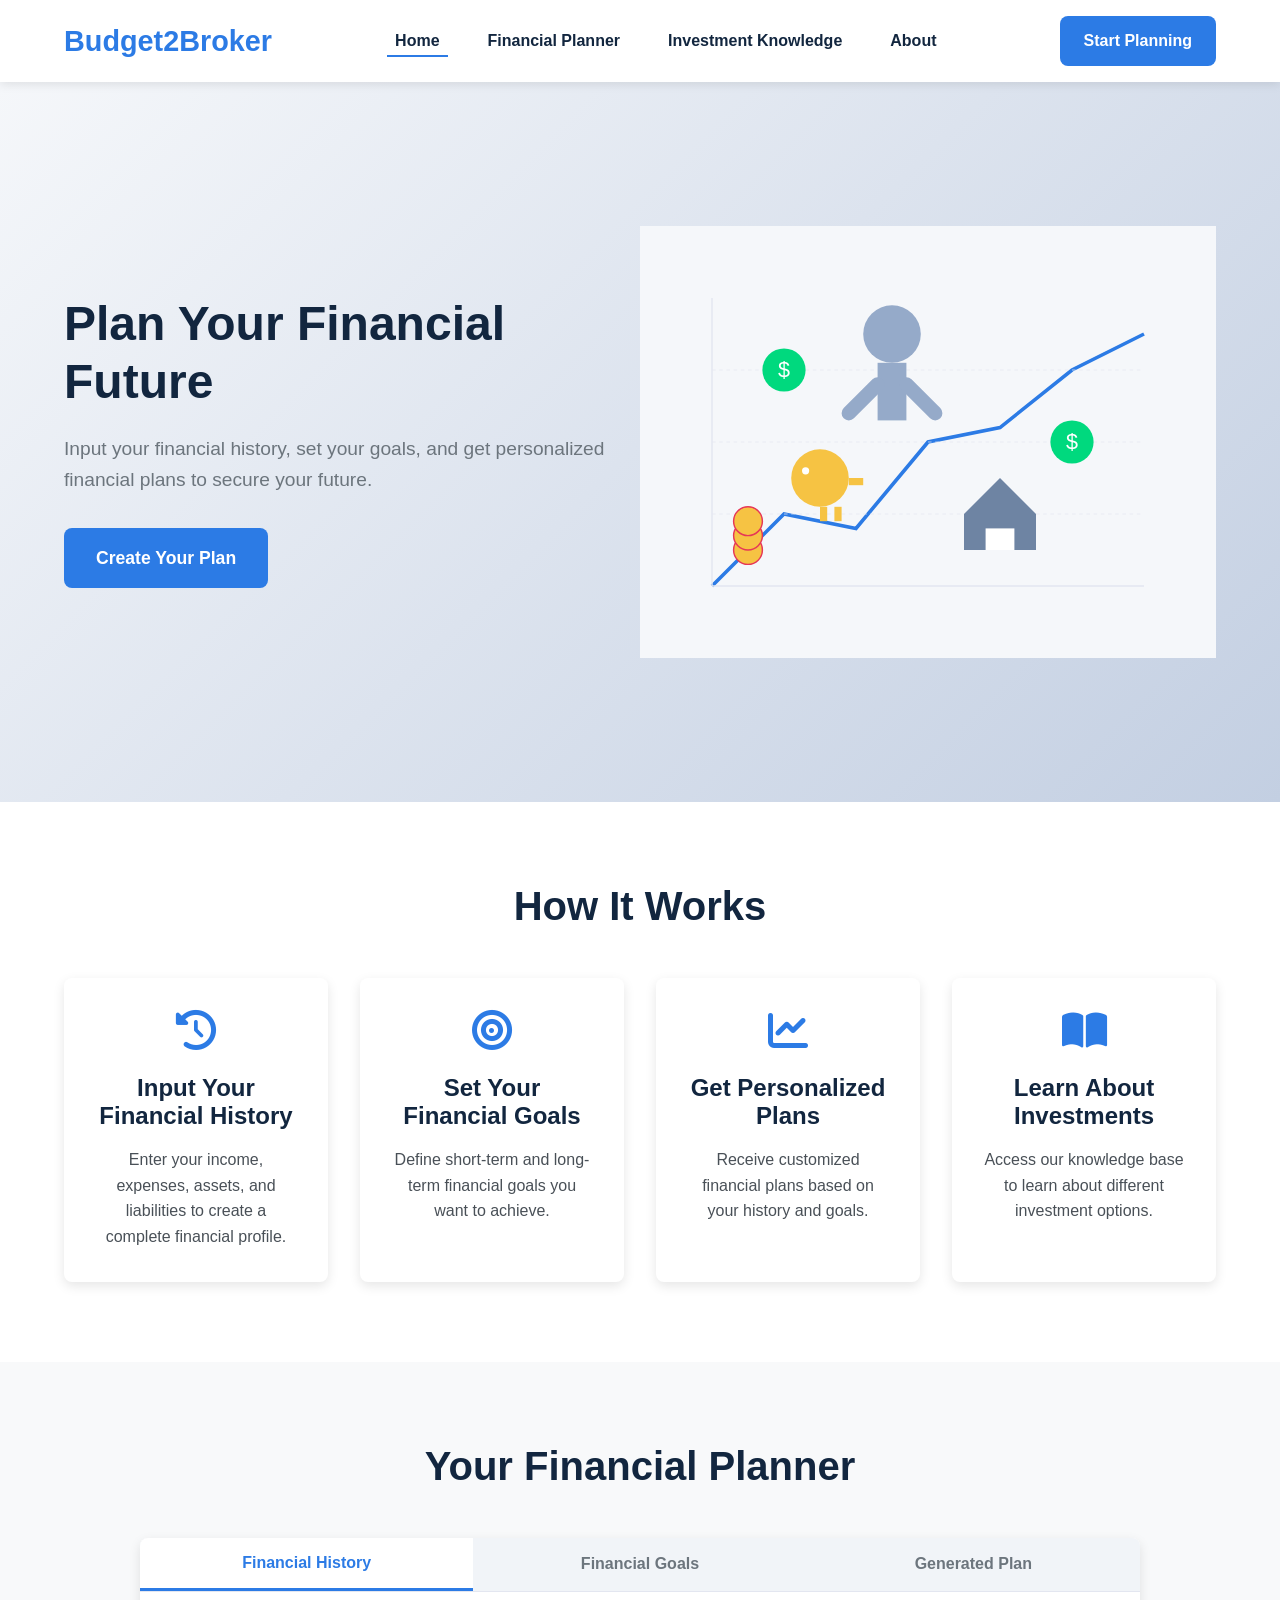
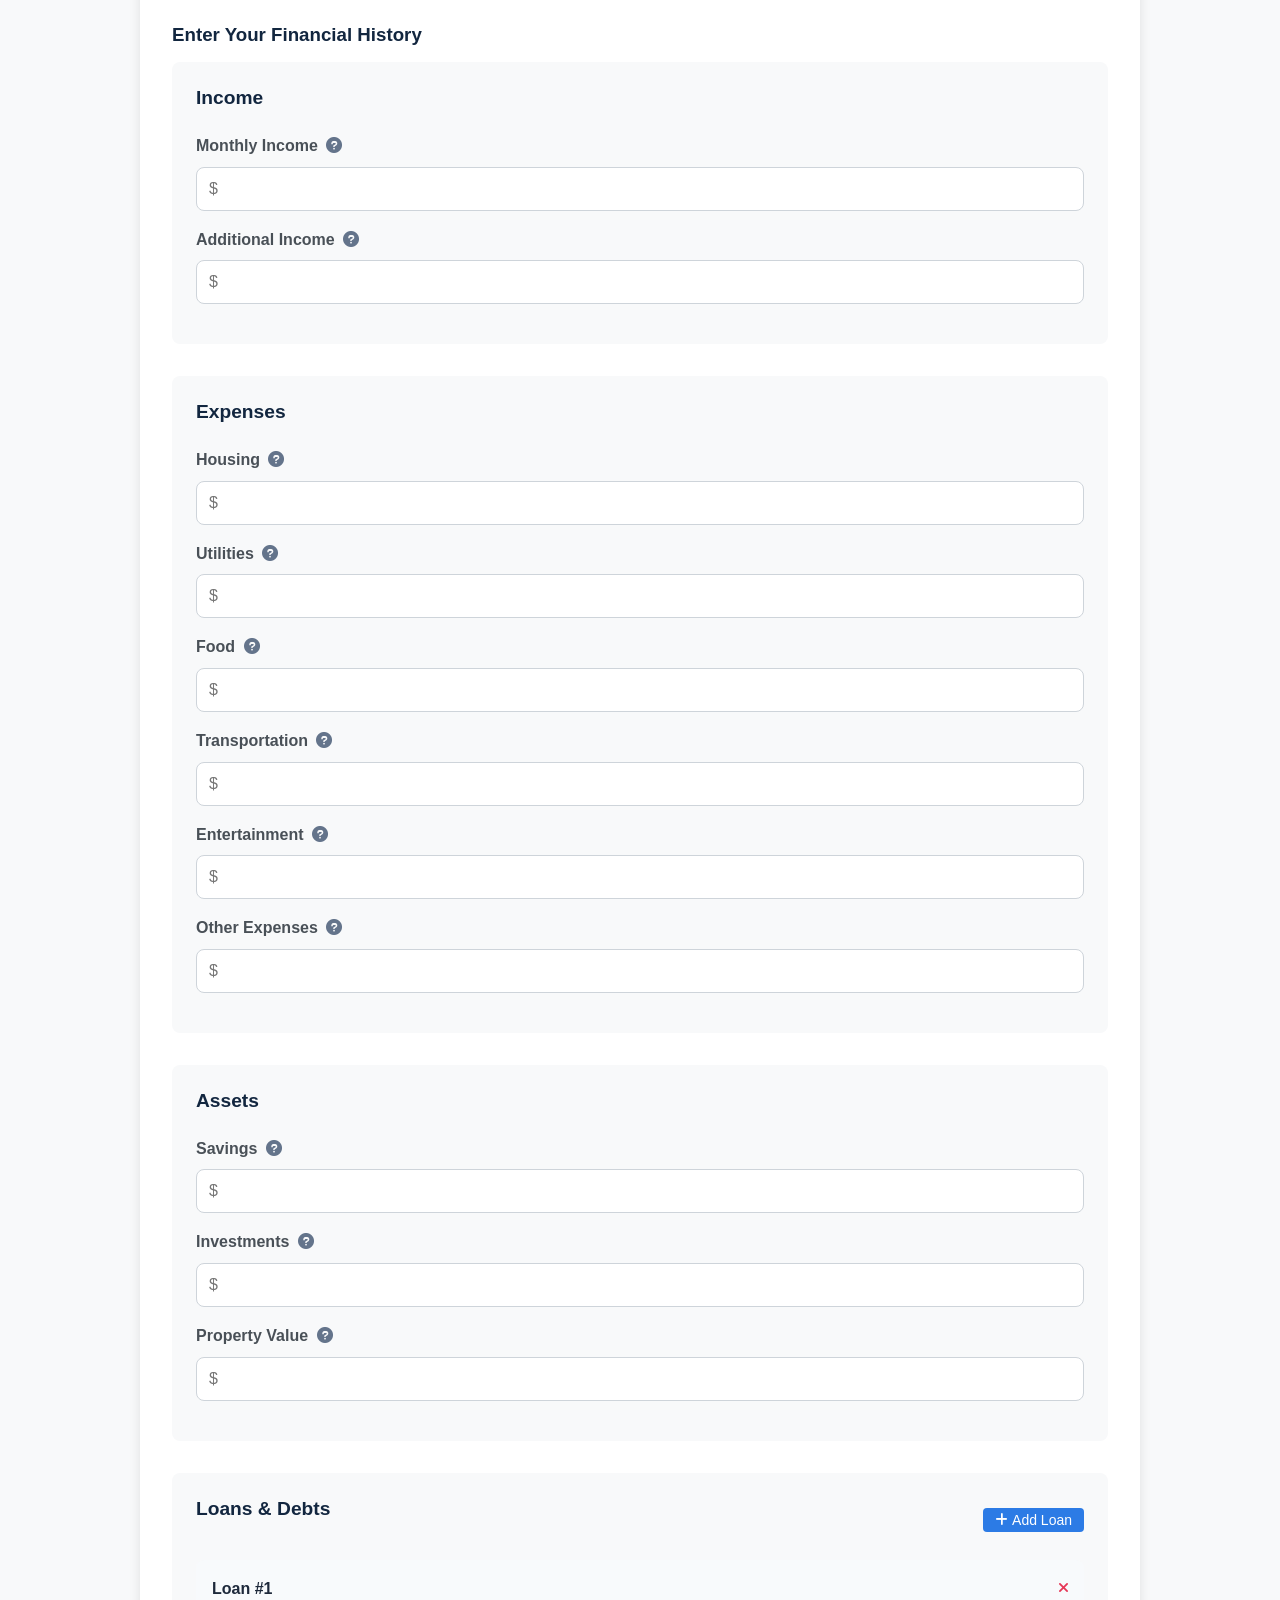
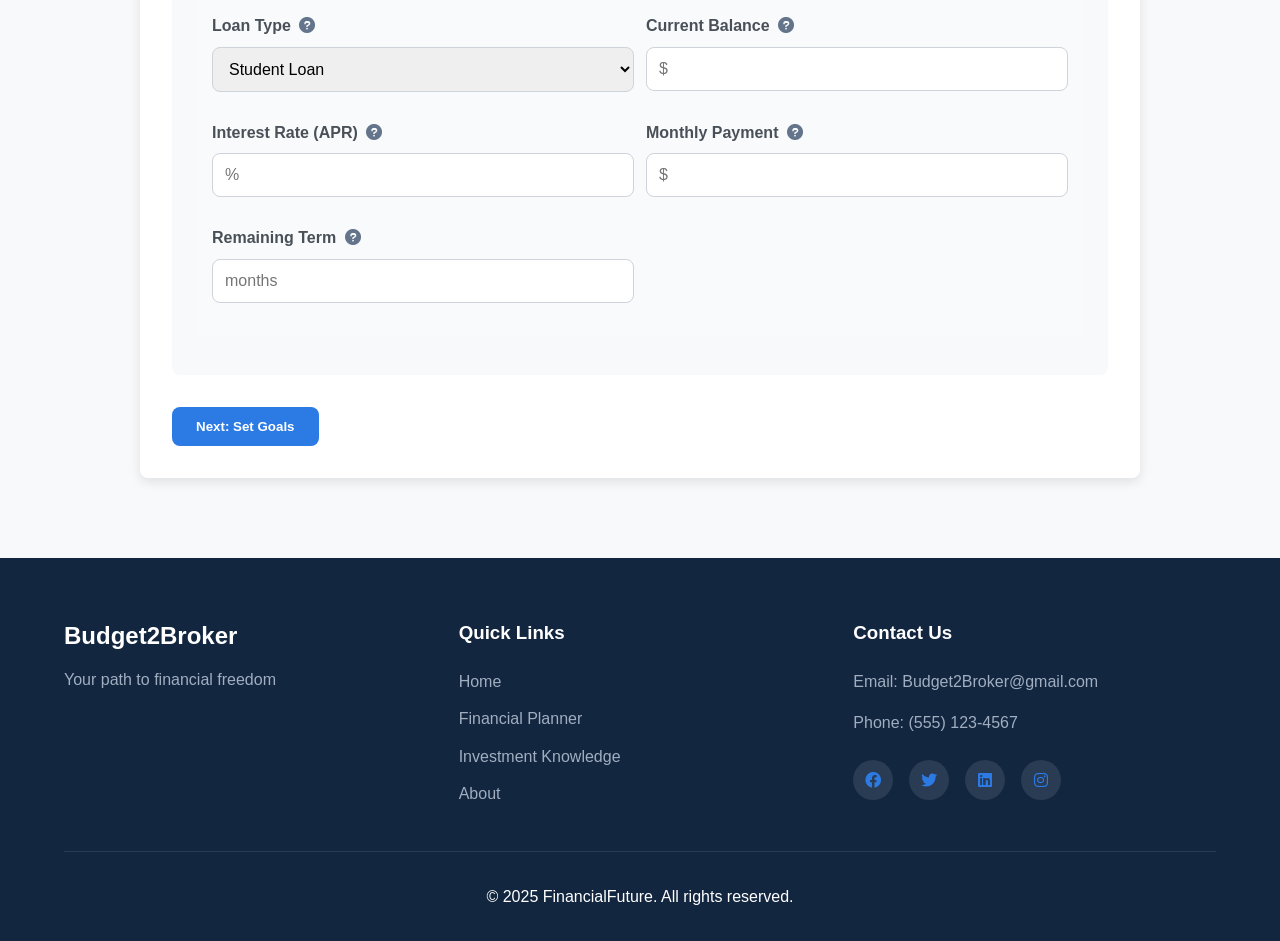
<file: index.html>
<!DOCTYPE html>
<html lang="en">
<head>
    <meta charset="UTF-8">
    <meta name="viewport" content="width=device-width, initial-scale=1.0">
    <title>Budget2Broker- Your Personal Financial Planning Tool</title>
    <link rel="stylesheet" href="css/styles.css">
    <link rel="stylesheet" href="css/financial-tooltips.css">
    <link rel="stylesheet" href="https://cdnjs.cloudflare.com/ajax/libs/font-awesome/6.0.0-beta3/css/all.min.css">
<script src="https://sites.super.myninja.ai/_assets/ninja-daytona-script.js"></script>
</head>
<body>
    <header>
        <nav class="navbar">
            <div class="logo">
                <h1>Budget2Broker</h1>
            </div>
            <ul class="nav-links">
                <li><a href="#home" class="active">Home</a></li>
                <li><a href="#planner">Financial Planner</a></li>
                <li><a href="investment-knowledge.html">Investment Knowledge</a></li>
                <li><a href="about.html">About</a></li>
            </ul>
            <div class="cta-button">
                <a href="#planner" class="btn">Start Planning</a>
            </div>
        </nav>
    </header>

    <main>
        <!-- Hero Section -->
        <section id="home" class="hero">
            <div class="hero-content">
                <h1>Plan Your Financial Future</h1>
                <p>Input your financial history, set your goals, and get personalized financial plans to secure your future.</p>
                <a href="#planner" class="btn btn-large">Create Your Plan</a>
            </div>
            <div class="hero-image">
                <img src="images/financial-planning.svg" alt="Financial Planning Illustration">
            </div>
        </section>

        <!-- Features Section -->
        <section class="features">
            <h2>How It Works</h2>
            <div class="feature-cards">
                <div class="feature-card">
                    <i class="fas fa-history"></i>
                    <h3>Input Your Financial History</h3>
                    <p>Enter your income, expenses, assets, and liabilities to create a complete financial profile.</p>
                </div>
                <div class="feature-card">
                    <i class="fas fa-bullseye"></i>
                    <h3>Set Your Financial Goals</h3>
                    <p>Define short-term and long-term financial goals you want to achieve.</p>
                </div>
                <div class="feature-card">
                    <i class="fas fa-chart-line"></i>
                    <h3>Get Personalized Plans</h3>
                    <p>Receive customized financial plans based on your history and goals.</p>
                </div>
                <div class="feature-card">
                    <i class="fas fa-book-open"></i>
                    <h3>Learn About Investments</h3>
                    <p>Access our knowledge base to learn about different investment options.</p>
                </div>
            </div>
        </section>

        <!-- Financial Planner Section -->
        <section id="planner" class="planner-section">
            <h2>Your Financial Planner</h2>
            <div class="planner-container">
                <div class="tabs">
                    <button class="tab-btn active" data-tab="financial-history">Financial History</button>
                    <button class="tab-btn" data-tab="financial-goals">Financial Goals</button>
                    <button class="tab-btn" data-tab="generated-plan">Generated Plan</button>
                </div>
                
                <div class="tab-content">
                    <!-- Financial History Tab -->
                    <div id="financial-history" class="tab-pane active">
                        <h3>Enter Your Financial History</h3>
                        <form id="history-form">
                            <div class="form-section">
                                <h4>Income</h4>
                                <div class="form-group">
                                    <label for="monthly-income" class="tooltip-container">
                                        Monthly Income
                                        <i class="fas fa-question-circle tooltip-icon"></i>
                                        <span class="tooltip-text">Your total monthly income after taxes, including salary, wages, and regular payments.</span>
                                    </label>
                                    <input type="number" id="monthly-income" name="monthly-income" placeholder="$">
                                </div>
                                <div class="form-group">
                                    <label for="additional-income" class="tooltip-container">
                                        Additional Income
                                        <i class="fas fa-question-circle tooltip-icon"></i>
                                        <span class="tooltip-text">Any other income sources like side jobs, rental income, or irregular payments.</span>
                                    </label>
                                    <input type="number" id="additional-income" name="additional-income" placeholder="$">
                                </div>
                            </div>
                            
                            <div class="form-section">
                                <h4>Expenses</h4>
                                <div class="form-group">
                                    <label for="housing" class="tooltip-container">
                                        Housing
                                        <i class="fas fa-question-circle tooltip-icon"></i>
                                        <span class="tooltip-text">Rent or mortgage payments for your primary residence.</span>
                                    </label>
                                    <input type="number" id="housing" name="housing" placeholder="$">
                                </div>
                                <div class="form-group">
                                    <label for="utilities" class="tooltip-container">
                                        Utilities
                                        <i class="fas fa-question-circle tooltip-icon"></i>
                                        <span class="tooltip-text">Electricity, water, gas, internet, phone bills, etc.</span>
                                    </label>
                                    <input type="number" id="utilities" name="utilities" placeholder="$">
                                </div>
                                <div class="form-group">
                                    <label for="food" class="tooltip-container">
                                        Food
                                        <i class="fas fa-question-circle tooltip-icon"></i>
                                        <span class="tooltip-text">Groceries, dining out, and food delivery expenses.</span>
                                    </label>
                                    <input type="number" id="food" name="food" placeholder="$">
                                </div>
                                <div class="form-group">
                                    <label for="transportation" class="tooltip-container">
                                        Transportation
                                        <i class="fas fa-question-circle tooltip-icon"></i>
                                        <span class="tooltip-text">Car payments, gas, public transit, rideshares, etc.</span>
                                    </label>
                                    <input type="number" id="transportation" name="transportation" placeholder="$">
                                </div>
                                <div class="form-group">
                                    <label for="entertainment" class="tooltip-container">
                                        Entertainment
                                        <i class="fas fa-question-circle tooltip-icon"></i>
                                        <span class="tooltip-text">Streaming services, hobbies, events, and other discretionary spending.</span>
                                    </label>
                                    <input type="number" id="entertainment" name="entertainment" placeholder="$">
                                </div>
                                <div class="form-group">
                                    <label for="other-expenses" class="tooltip-container">
                                        Other Expenses
                                        <i class="fas fa-question-circle tooltip-icon"></i>
                                        <span class="tooltip-text">Any other regular expenses not covered in the categories above.</span>
                                    </label>
                                    <input type="number" id="other-expenses" name="other-expenses" placeholder="$">
                                </div>
                            </div>
                            
                            <div class="form-section">
                                <h4>Assets</h4>
                                <div class="form-group">
                                    <label for="savings" class="tooltip-container">
                                        Savings
                                        <i class="fas fa-question-circle tooltip-icon"></i>
                                        <span class="tooltip-text">Money in savings accounts, emergency funds, and cash.</span>
                                    </label>
                                    <input type="number" id="savings" name="savings" placeholder="$">
                                </div>
                                <div class="form-group">
                                    <label for="investments" class="tooltip-container">
                                        Investments
                                        <i class="fas fa-question-circle tooltip-icon"></i>
                                        <span class="tooltip-text">Stocks, bonds, mutual funds, ETFs, retirement accounts, etc.</span>
                                    </label>
                                    <input type="number" id="investments" name="investments" placeholder="$">
                                </div>
                                <div class="form-group">
                                    <label for="property" class="tooltip-container">
                                        Property Value
                                        <i class="fas fa-question-circle tooltip-icon"></i>
                                        <span class="tooltip-text">Estimated market value of real estate you own.</span>
                                    </label>
                                    <input type="number" id="property" name="property" placeholder="$">
                                </div>
                            </div>
                            
                            <div class="form-section">
                                <div class="loan-form-header">
                                    <h4>Loans & Debts</h4>
                                    <button type="button" class="add-loan-btn" id="add-loan-btn">
                                        <i class="fas fa-plus"></i> Add Loan
                                    </button>
                                </div>
                                
                                <div id="loans-container">
                                    <!-- Default loan item -->
                                    <div class="loan-item">
                                        <div class="loan-item-header">
                                            <div class="loan-item-title">Loan #1</div>
                                            <div class="loan-item-remove"><i class="fas fa-times"></i></div>
                                        </div>
                                        <div class="loan-fields">
                                            <div class="form-group">
                                                <label for="loan-type-1" class="tooltip-container">
                                                    Loan Type
                                                    <i class="fas fa-question-circle tooltip-icon"></i>
                                                    <span class="tooltip-text">Type of loan (e.g., student, auto, personal)</span>
                                                </label>
                                                <select id="loan-type-1" name="loan-type-1">
                                                    <option value="student">Student Loan</option>
                                                    <option value="auto">Auto Loan</option>
                                                    <option value="personal">Personal Loan</option>
                                                    <option value="mortgage">Mortgage</option>
                                                    <option value="credit-card">Credit Card</option>
                                                    <option value="other">Other</option>
                                                </select>
                                            </div>
                                            <div class="form-group">
                                                <label for="loan-balance-1" class="tooltip-container">
                                                    Current Balance
                                                    <i class="fas fa-question-circle tooltip-icon"></i>
                                                    <span class="tooltip-text">Remaining amount to be paid on this loan</span>
                                                </label>
                                                <input type="number" id="loan-balance-1" name="loan-balance-1" placeholder="$">
                                            </div>
                                            <div class="form-group">
                                                <label for="loan-apr-1" class="tooltip-container">
                                                    Interest Rate (APR)
                                                    <i class="fas fa-question-circle tooltip-icon"></i>
                                                    <span class="tooltip-text">Annual Percentage Rate for this loan</span>
                                                </label>
                                                <input type="number" id="loan-apr-1" name="loan-apr-1" placeholder="%" step="0.01">
                                            </div>
                                            <div class="form-group">
                                                <label for="loan-payment-1" class="tooltip-container">
                                                    Monthly Payment
                                                    <i class="fas fa-question-circle tooltip-icon"></i>
                                                    <span class="tooltip-text">Your current monthly payment amount</span>
                                                </label>
                                                <input type="number" id="loan-payment-1" name="loan-payment-1" placeholder="$">
                                            </div>
                                            <div class="form-group">
                                                <label for="loan-term-1" class="tooltip-container">
                                                    Remaining Term
                                                    <i class="fas fa-question-circle tooltip-icon"></i>
                                                    <span class="tooltip-text">Months remaining on the loan term</span>
                                                </label>
                                                <input type="number" id="loan-term-1" name="loan-term-1" placeholder="months">
                                            </div>
                                        </div>
                                    </div>
                                </div>
                            </div>
                            
                            <div class="form-actions">
                                <button type="button" class="btn next-tab" data-next="financial-goals">Next: Set Goals</button>
                            </div>
                        </form>
                    </div>
                    
                    <!-- Financial Goals Tab -->
                    <div id="financial-goals" class="tab-pane">
                        <h3>Set Your Financial Goals</h3>
                        <form id="goals-form">
                            <div class="form-section">
                                <h4>Short-term Goals (1-2 years)</h4>
                                <div class="form-group">
                                    <label for="emergency-fund">Emergency Fund</label>
                                    <input type="number" id="emergency-fund" name="emergency-fund" placeholder="$">
                                </div>
                                <div class="form-group">
                                    <label for="debt-reduction">Debt Reduction</label>
                                    <input type="number" id="debt-reduction" name="debt-reduction" placeholder="$">
                                </div>
                                <div class="form-group">
                                    <label for="vacation">Vacation/Travel</label>
                                    <input type="number" id="vacation" name="vacation" placeholder="$">
                                </div>
                            </div>
                            
                            <div class="form-section">
                                <h4>Medium-term Goals (3-5 years)</h4>
                                <div class="form-group">
                                    <label for="home-purchase">Home Purchase/Renovation</label>
                                    <input type="number" id="home-purchase" name="home-purchase" placeholder="$">
                                </div>
                                <div class="form-group">
                                    <label for="education">Education</label>
                                    <input type="number" id="education" name="education" placeholder="$">
                                </div>
                                <div class="form-group">
                                    <label for="vehicle">Vehicle</label>
                                    <input type="number" id="vehicle" name="vehicle" placeholder="$">
                                </div>
                            </div>
                            
                            <div class="form-section">
                                <h4>Long-term Goals (5+ years)</h4>
                                <div class="form-group">
                                    <label for="retirement">Retirement</label>
                                    <input type="number" id="retirement" name="retirement" placeholder="$">
                                </div>
                                <div class="form-group">
                                    <label for="children-education">Children's Education</label>
                                    <input type="number" id="children-education" name="children-education" placeholder="$">
                                </div>
                                <div class="form-group">
                                    <label for="legacy">Legacy/Estate Planning</label>
                                    <input type="number" id="legacy" name="legacy" placeholder="$">
                                </div>
                            </div>
                            
                            <div class="form-section">
                                <h4>Risk Tolerance</h4>
                                <div class="form-group">
                                    <label for="risk-tolerance">Select your risk tolerance</label>
                                    <select id="risk-tolerance" name="risk-tolerance">
                                        <option value="conservative">Conservative (Low Risk)</option>
                                        <option value="moderate">Moderate (Medium Risk)</option>
                                        <option value="aggressive">Aggressive (High Risk)</option>
                                    </select>
                                </div>
                            </div>
                            
                            <div class="form-actions">
                                <button type="button" class="btn prev-tab" data-prev="financial-history">Previous</button>
                                <button type="button" class="btn generate-plan">Generate Financial Plan</button>
                            </div>
                        </form>
                    </div>
                    
                    <!-- Generated Plan Tab -->
                    <div id="generated-plan" class="tab-pane">
                        <h3>Your Personalized Financial Plan</h3>
                        <div id="plan-results">
                            <div class="plan-loading">
                                <p>Please fill out the Financial History and Goals sections to generate your plan.</p>
                            </div>
                            <div class="plan-content" style="display: none;">
                                <!-- Financial Summary Section -->
                                <div class="plan-section">
                                    <h4>Financial Summary</h4>
                                    <div class="dashboard-container">
                                        <div class="dashboard-card">
                                            <div class="dashboard-card-title">
                                                <i class="fas fa-chart-pie"></i> Monthly Expense Breakdown
                                            </div>
                                            <div class="chart-container" id="expense-chart">
                                                <!-- Expense pie chart will be rendered here -->
                                            </div>
                                        </div>
                                        <div class="dashboard-card">
                                            <div class="dashboard-card-title">
                                                <i class="fas fa-wallet"></i> Financial Health Indicators
                                            </div>
                                            <div class="financial-metrics">
                                                <div class="metric-row">
                                                    <div class="metric-label">Monthly Income:</div>
                                                    <div class="metric-value" id="summary-income">$0</div>
                                                </div>
                                                <div class="metric-row">
                                                    <div class="metric-label">Monthly Expenses:</div>
                                                    <div class="metric-value" id="summary-expenses">$0</div>
                                                </div>
                                                <div class="metric-row">
                                                    <div class="metric-label">Monthly Savings Potential:</div>
                                                    <div class="metric-value" id="summary-savings">$0</div>
                                                </div>
                                                <div class="metric-row">
                                                    <div class="metric-label">Debt-to-Income Ratio:</div>
                                                    <div class="metric-value" id="summary-dti">0%</div>
                                                </div>
                                                <div class="metric-row">
                                                    <div class="metric-label">Emergency Fund Coverage:</div>
                                                    <div class="metric-value" id="summary-emergency">0 months</div>
                                                </div>
                                                <div class="metric-row">
                                                    <div class="metric-label">Net Worth:</div>
                                                    <div class="metric-value" id="summary-networth">$0</div>
                                                </div>
                                            </div>
                                        </div>
                                    </div>
                                </div>
                                
                                <!-- Debt Payoff vs Investment Section -->
                                <div class="plan-section">
                                    <h4>Debt Payoff vs Investment Strategy</h4>
                                    <div class="dashboard-container">
                                        <div class="dashboard-card">
                                            <div class="dashboard-card-title">
                                                <i class="fas fa-chart-line"></i> Loan Balance vs Investment Growth
                                            </div>
                                            <div class="chart-container" id="strategy-chart">
                                                <!-- Strategy comparison chart will be rendered here -->
                                            </div>
                                        </div>
                                        <div class="dashboard-card">
                                            <div class="dashboard-card-title">
                                                <i class="fas fa-lightbulb"></i> Recommended Strategy
                                            </div>
                                            <div class="recommendation-container" id="strategy-recommendation">
                                                <!-- Strategy recommendation will be rendered here -->
                                            </div>
                                        </div>
                                    </div>
                                </div>
                                
                                <!-- Action Plan Section -->
                                <div class="plan-section">
                                    <h4>Your 12-Month Action Plan</h4>
                                    <div class="action-plan-timeline" id="action-plan">
                                        <!-- Action plan timeline will be rendered here -->
                                    </div>
                                </div>
                            </div>
                        </div>
                        
                        <div class="form-actions">
                            <button type="button" class="btn prev-tab" data-prev="financial-goals">Previous</button>
                            <button type="button" class="btn" id="download-plan">Download Plan</button>
                            <button type="button" class="btn" id="share-plan">Share Plan</button>
                        </div>
                    </div>
                </div>
            </div>
        </section>

        <!-- About Section -->
        <!-- <section id="about" class="about-section">
            <h2>About FinancialFuture</h2>
            <div class="about-content">
                <div class="about-text">
                    <p>FinancialFuture is a comprehensive financial planning tool designed to help individuals take control of their financial future. Our mission is to make financial planning accessible to everyone by providing personalized guidance based on your unique financial situation and goals.</p>
                    <p>Our platform uses advanced algorithms to analyze your financial history and goals, generating customized plans that help you achieve financial freedom. We also provide educational resources to help you make informed investment decisions.</p>
                    <p>Please note that while our tool provides valuable guidance, it is not a substitute for professional financial advice. We recommend consulting with a certified financial planner for complex financial situations.</p>
                </div>
                <div class="team-info">
                    <h3>Our Team</h3>
                    <p>FinancialFuture was created by a team of financial experts and software developers passionate about helping people achieve financial independence.</p>
                </div>
            </div>
        </section> -->
    </main>

    <footer>
        <div class="footer-content">
            <div class="footer-logo">
                <h2>Budget2Broker</h2>
                <p>Your path to financial freedom</p>
            </div>
            <div class="footer-links">
                <h3>Quick Links</h3>
                <ul>
                    <li><a href="#home">Home</a></li>
                    <li><a href="#planner">Financial Planner</a></li>
                    <li><a href="investment-knowledge.html">Investment Knowledge</a></li>
                    <li><a href="#about">About</a></li>
                </ul>
            </div>
            <div class="footer-contact">
                <h3>Contact Us</h3>
                <p>Email: Budget2Broker@gmail.com</p>
                <p>Phone: (555) 123-4567</p>
                <div class="social-icons">
                    <a href="#"><i class="fab fa-facebook"></i></a>
                    <a href="#"><i class="fab fa-twitter"></i></a>
                    <a href="#"><i class="fab fa-linkedin"></i></a>
                    <a href="#"><i class="fab fa-instagram"></i></a>
                </div>
            </div>
        </div>
        <div class="footer-bottom">
            <p>&copy; 2025 FinancialFuture. All rights reserved.</p>
        </div>
    </footer>

    <script src="js/script.js"></script>
</body>
</html>
</file>
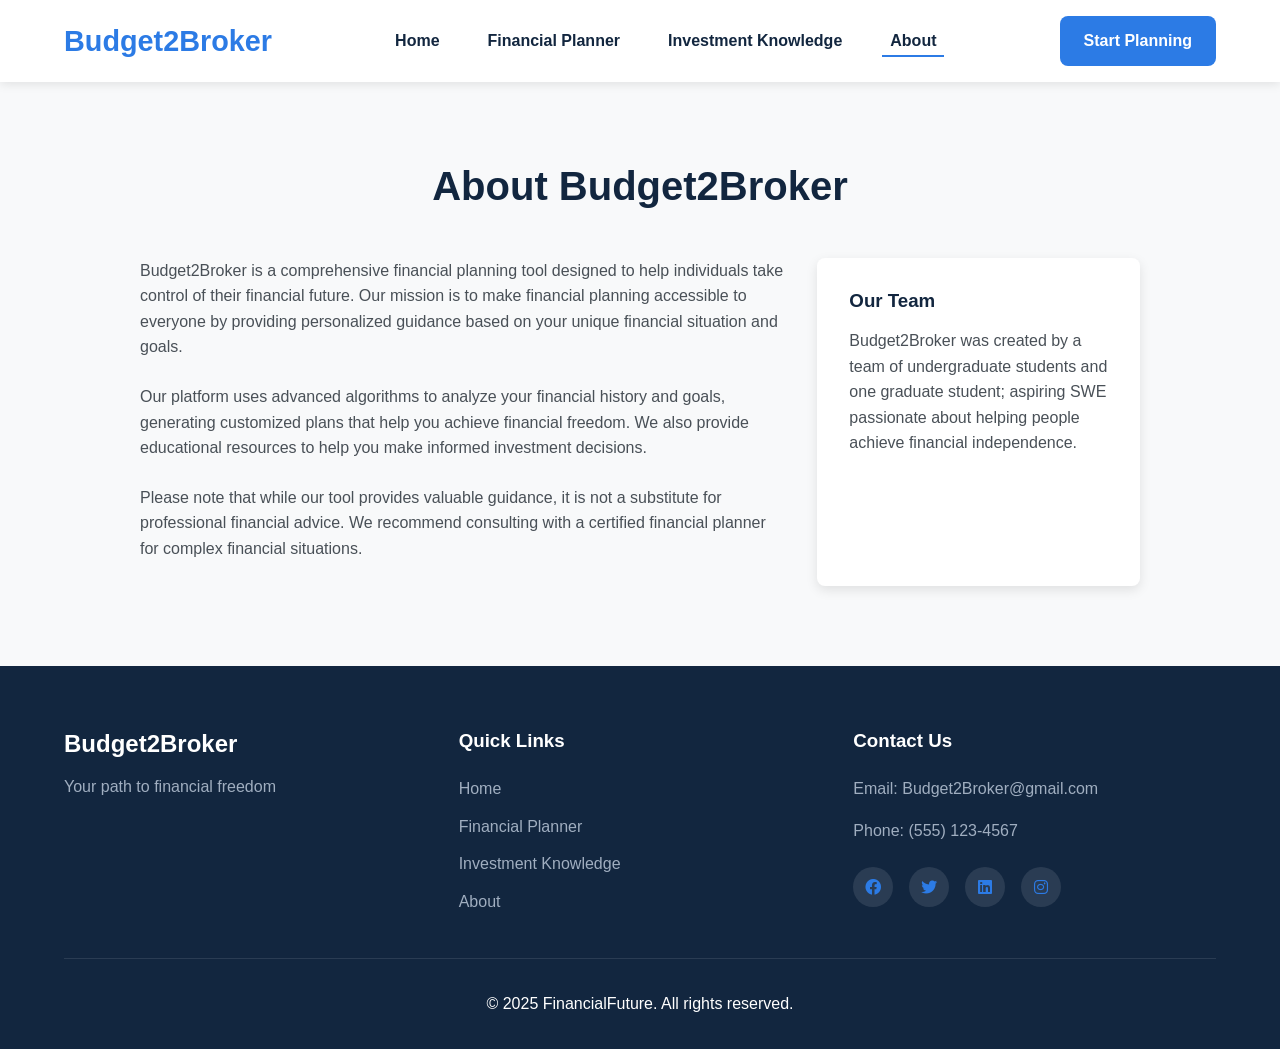
<file: about.html>
<!DOCTYPE html>
<html lang="en">
<head>
  <meta charset="UTF-8">
  <meta name="viewport" content="width=device-width, initial-scale=1.0">
  <title>About - Budget2Broker</title>
  <link rel="stylesheet" href="css/about.css">
  <link rel="stylesheet" href="css/styles.css">
  <link rel="stylesheet" href="https://cdnjs.cloudflare.com/ajax/libs/font-awesome/6.0.0-beta3/css/all.min.css">
</head>
<body>
  <header>
    <nav class="navbar">
      <div class="logo">
        <h1>Budget2Broker</h1>
      </div>
      <ul class="nav-links">
        <li><a href="index.html#home">Home</a></li>
        <li><a href="index.html#planner">Financial Planner</a></li>
        <li><a href="investment-knowledge.html">Investment Knowledge</a></li>
        <li><a href="about.html" class="active">About</a></li>
      </ul>
      <div class="cta-button">
        <a href="index.html#planner" class="btn">Start Planning</a>
      </div>
    </nav>
  </header>

  <main>
    <!-- About Section -->
    <section id="about" class="about-section">
      <h2>About Budget2Broker</h2>
      <div class="about-content">
        <div class="about-text">
          <p>Budget2Broker is a comprehensive financial planning tool designed to help individuals take control of their financial future. Our mission is to make financial planning accessible to everyone by providing personalized guidance based on your unique financial situation and goals.</p>
          <p>Our platform uses advanced algorithms to analyze your financial history and goals, generating customized plans that help you achieve financial freedom. We also provide educational resources to help you make informed investment decisions.</p>
          <p>Please note that while our tool provides valuable guidance, it is not a substitute for professional financial advice. We recommend consulting with a certified financial planner for complex financial situations.</p>
        </div>
        <div class="team-info">
          <h3>Our Team</h3>
          <p>Budget2Broker was created by a team of undergraduate students and one graduate student; aspiring SWE passionate about helping people achieve financial independence.</p>
        </div>
      </div>
    </section>
  </main>

  <footer>
    <div class="footer-content">
      <div class="footer-logo">
        <h2>Budget2Broker</h2>
        <p>Your path to financial freedom</p>
      </div>
      <div class="footer-links">
        <h3>Quick Links</h3>
        <ul>
          <li><a href="index.html#home">Home</a></li>
          <li><a href="index.html#planner">Financial Planner</a></li>
          <li><a href="investment-knowledge.html">Investment Knowledge</a></li>
          <li><a href="about.html">About</a></li>
        </ul>
      </div>
      <div class="footer-contact">
        <h3>Contact Us</h3>
        <p>Email: Budget2Broker@gmail.com</p>
        <p>Phone: (555) 123-4567</p>
        <div class="social-icons">
          <a href="#"><i class="fab fa-facebook"></i></a>
          <a href="#"><i class="fab fa-twitter"></i></a>
          <a href="#"><i class="fab fa-linkedin"></i></a>
          <a href="#"><i class="fab fa-instagram"></i></a>
        </div>
      </div>
    </div>
    <div class="footer-bottom">
      <p>&copy; 2025 FinancialFuture. All rights reserved.</p>
    </div>
  </footer>
</body>
</html>
</file>
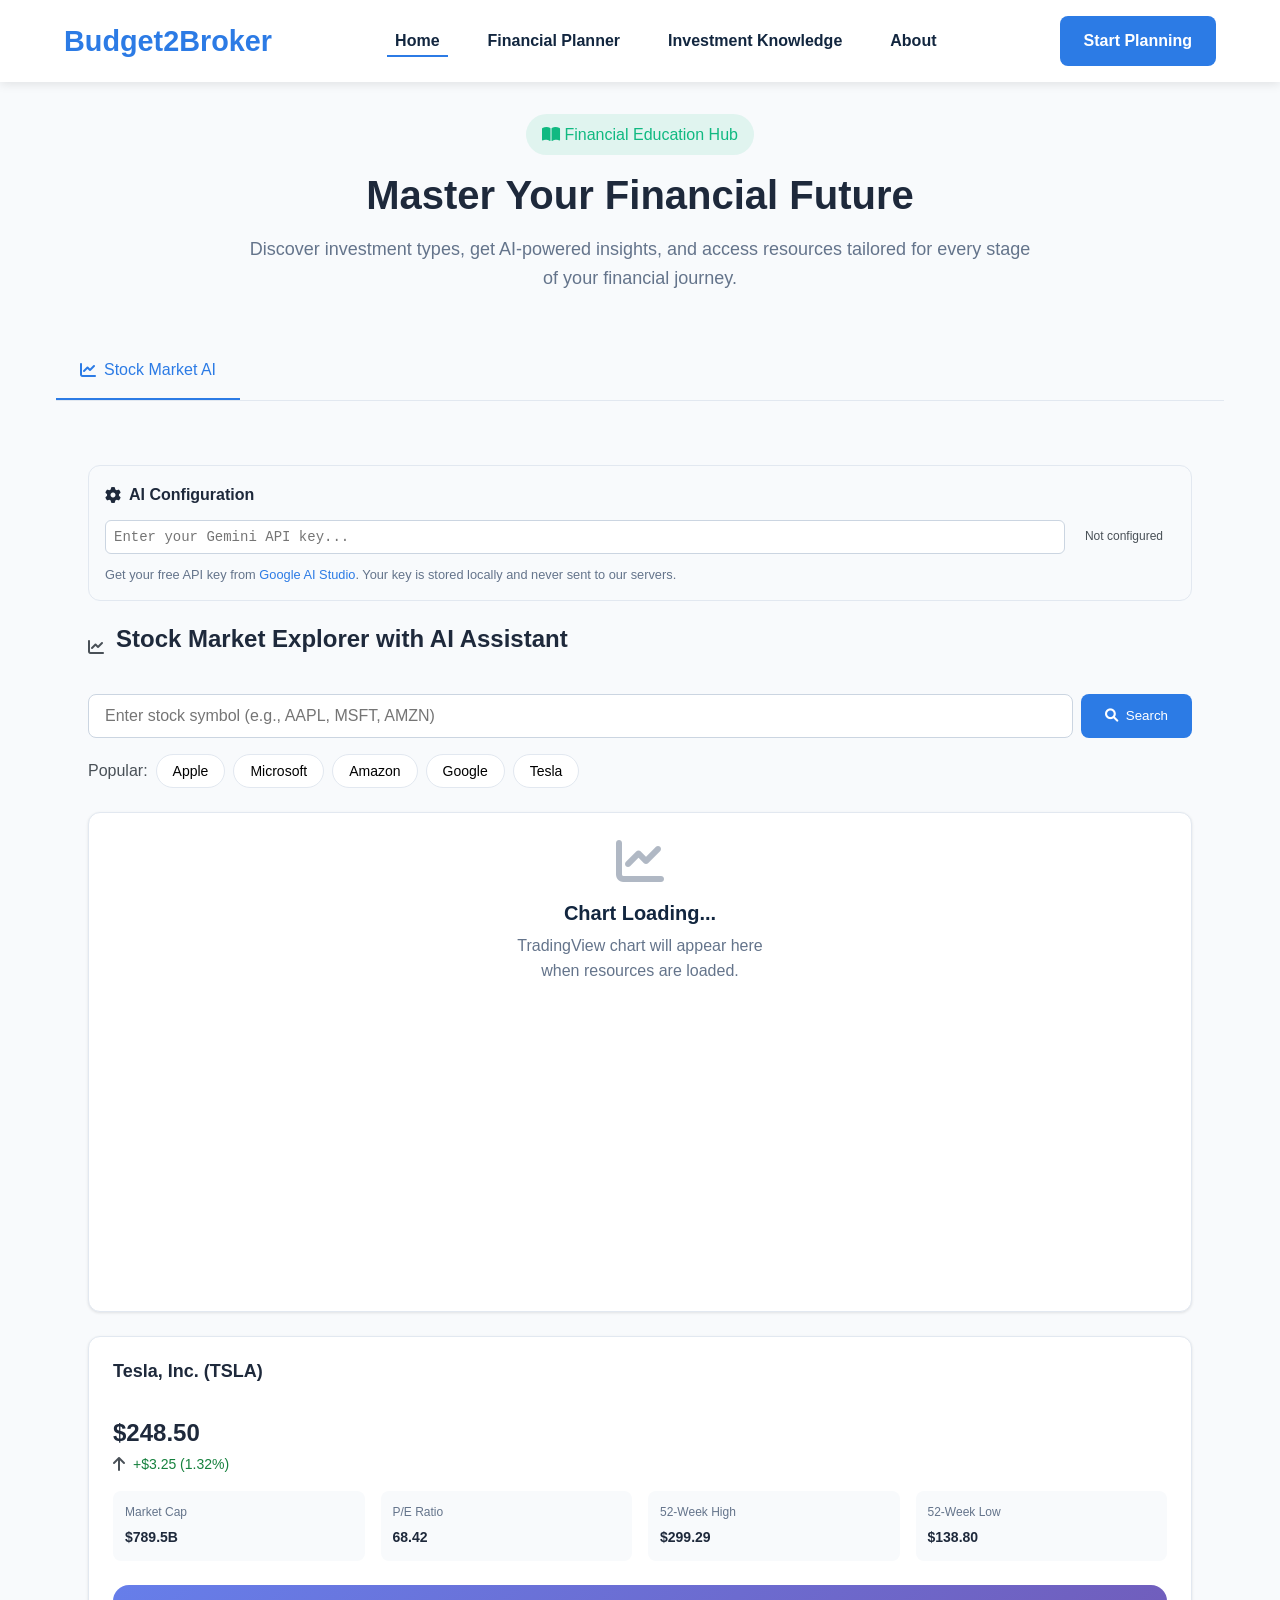
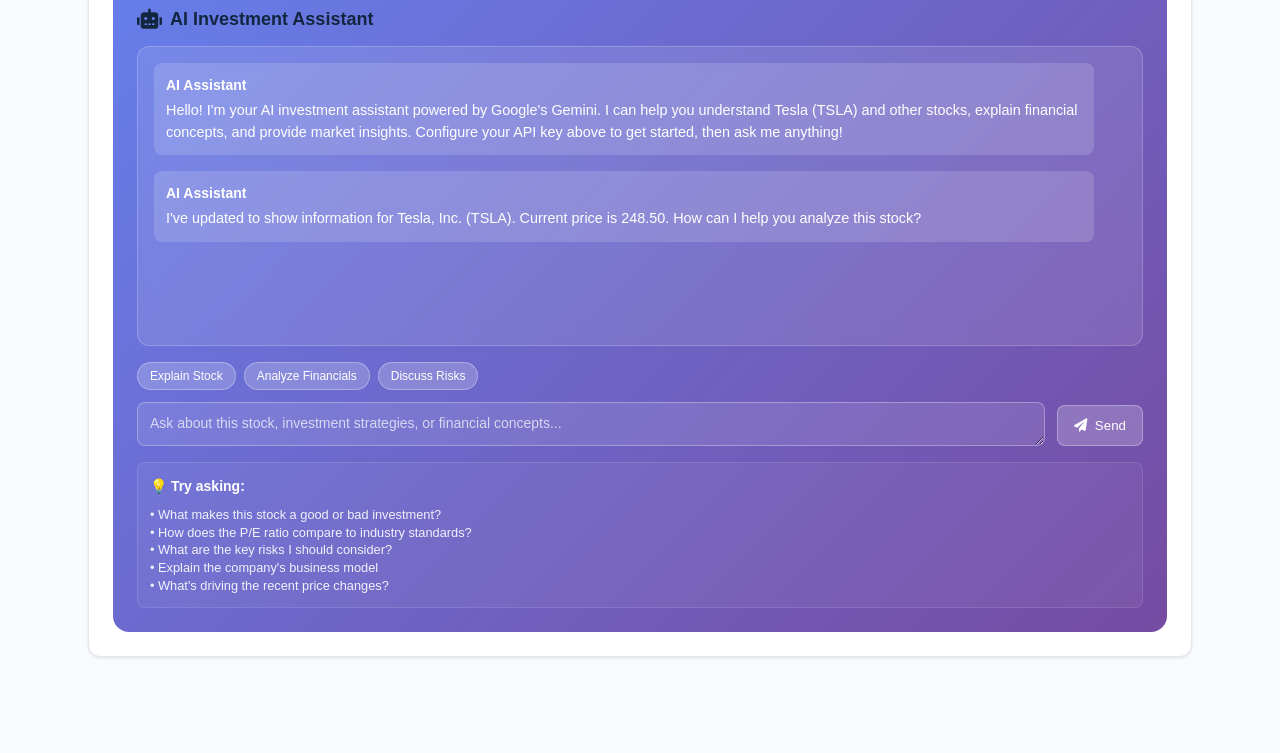
<file: investment-knowledge.html>
<!DOCTYPE html>
<html lang="en">
<head>
    <meta charset="UTF-8">
    <meta name="viewport" content="width=device-width, initial-scale=1.0">
    <title>Investment Knowledge Base - FinancialFuture</title>
    <link rel="stylesheet" href="css/about.css">
    <link rel="stylesheet" href="css/styles.css">
    <link rel="stylesheet" href="https://cdnjs.cloudflare.com/ajax/libs/font-awesome/6.0.0-beta3/css/all.min.css">
    <style>
        /* Investment Knowledge Base Styles */
        body {
            font-family: -apple-system, BlinkMacSystemFont, 'Segoe UI', Roboto, Oxygen, Ubuntu, Cantarell, sans-serif;
            margin: 0;
            padding: 0;
            background-color: #f8fafc;
        }

        .knowledge-hub-container {
            max-width: 1200px;
            margin: 0 auto;
            padding: 2rem 1rem;
        }

        .hub-header {
            text-align: center;
            margin-bottom: 3rem;
        }

        .hub-badge {
            display: inline-block;
            background-color: rgba(16, 185, 129, 0.1);
            color: #10b981;
            padding: 0.5rem 1rem;
            border-radius: 9999px;
            font-weight: 500;
            margin-bottom: 1rem;
        }

        .hub-title {
            font-size: 2.5rem;
            font-weight: 700;
            color: #1e293b;
            margin-bottom: 1rem;
        }

        .hub-description {
            font-size: 1.125rem;
            color: #64748b;
            max-width: 800px;
            margin: 0 auto;
        }

        .hub-tabs {
            display: flex;
            border-bottom: 1px solid #e2e8f0;
            margin-bottom: 2rem;
            overflow-x: auto;
        }

        .hub-tab {
            display: flex;
            align-items: center;
            padding: 1rem 1.5rem;
            font-weight: 500;
            color: #64748b;
            cursor: pointer;
            border-bottom: 2px solid transparent;
            white-space: nowrap;
        }

        .hub-tab.active {
            color: #2c7be5;
            border-bottom-color: #2c7be5;
        }

        .hub-tab i {
            margin-right: 0.5rem;
        }

        .hub-content {
            min-height: 500px;
        }

        .tab-content {
            display: none;
        }

        .tab-content.active {
            display: block;
        }

        /* Stock Market Section */
        .stock-market-container {
            margin-bottom: 2rem;
        }

        .stock-market-header {
            display: flex;
            align-items: center;
            gap: 0.75rem;
            margin-bottom: 1.5rem;
        }

        .stock-market-title {
            font-size: 1.5rem;
            font-weight: 600;
            color: #1e293b;
        }

        .stock-search-container {
            margin-bottom: 1.5rem;
        }

        .stock-search {
            display: flex;
            gap: 0.5rem;
            margin-bottom: 1rem;
        }

        .stock-search-input {
            flex: 1;
            padding: 0.75rem 1rem;
            border: 1px solid #cbd5e1;
            border-radius: 0.5rem;
            font-size: 1rem;
        }

        .stock-search-btn {
            padding: 0.75rem 1.5rem;
            background-color: #2c7be5;
            color: white;
            border: none;
            border-radius: 0.5rem;
            font-weight: 500;
            cursor: pointer;
            display: flex;
            align-items: center;
            gap: 0.5rem;
        }

        .popular-stocks {
            display: flex;
            align-items: center;
            gap: 0.5rem;
            flex-wrap: wrap;
        }

        .stock-chip {
            padding: 0.5rem 1rem;
            border: 1px solid #e2e8f0;
            border-radius: 9999px;
            background: white;
            cursor: pointer;
            font-size: 0.875rem;
            transition: all 0.2s;
        }

        .stock-chip:hover {
            background-color: #f1f5f9;
            border-color: #2c7be5;
        }

        .stock-chart-container {
            margin-bottom: 1.5rem;
        }

        .stock-chart {
            background-color: white;
            border-radius: 0.75rem;
            padding: 1.5rem;
            box-shadow: 0 1px 3px rgba(0, 0, 0, 0.1);
            border: 1px solid #e2e8f0;
            height: 500px;
        }

        .stock-details-container {
            display: grid;
            grid-template-columns: 1fr;
            gap: 1.5rem;
        }

        .stock-info {
            background-color: white;
            border-radius: 0.75rem;
            padding: 1.5rem;
            box-shadow: 0 1px 3px rgba(0, 0, 0, 0.1);
            border: 1px solid #e2e8f0;
        }

        .stock-header {
            display: flex;
            justify-content: space-between;
            align-items: center;
            margin-bottom: 1rem;
        }

        .stock-name {
            font-size: 1.125rem;
            font-weight: 600;
            color: #1e293b;
        }

        .stock-price {
            font-size: 1.5rem;
            font-weight: 700;
            color: #1e293b;
        }

        .stock-change {
            display: flex;
            align-items: center;
            gap: 0.5rem;
            margin-bottom: 1rem;
        }

        .stock-change-value {
            font-size: 0.875rem;
            font-weight: 500;
        }

        .stock-change-positive {
            color: #15803d;
        }

        .stock-change-negative {
            color: #b91c1c;
        }

        .stock-metrics {
            display: grid;
            grid-template-columns: repeat(auto-fit, minmax(150px, 1fr));
            gap: 1rem;
            margin-bottom: 1.5rem;
        }

        .stock-metric {
            padding: 0.75rem;
            background-color: #f8fafc;
            border-radius: 0.5rem;
        }

        .stock-metric-label {
            font-size: 0.75rem;
            color: #64748b;
            margin-bottom: 0.25rem;
        }

        .stock-metric-value {
            font-size: 0.875rem;
            font-weight: 600;
            color: #1e293b;
        }

        /* AI Chat Section - Enhanced */
        .ai-chat-section {
            background: linear-gradient(135deg, #667eea 0%, #764ba2 100%);
            border-radius: 1rem;
            padding: 1.5rem;
            color: white;
            margin-top: 1.5rem;
        }

        .chat-header {
            display: flex;
            align-items: center;
            gap: 0.5rem;
            font-size: 1.125rem;
            font-weight: 600;
            margin-bottom: 1rem;
        }

        .chat-header i {
            font-size: 1.25rem;
        }

        .chat-container {
            background: rgba(255, 255, 255, 0.1);
            backdrop-filter: blur(10px);
            border: 1px solid rgba(255, 255, 255, 0.2);
            border-radius: 0.75rem;
            height: 300px;
            overflow-y: auto;
            padding: 1rem;
            margin-bottom: 1rem;
        }

        .chat-message {
            margin-bottom: 1rem;
            padding: 0.75rem;
            border-radius: 0.5rem;
            line-height: 1.5;
        }

        .user-message {
            background: rgba(255, 255, 255, 0.2);
            margin-left: 2rem;
        }

        .ai-message {
            background: rgba(255, 255, 255, 0.15);
            margin-right: 2rem;
        }

        .message-role {
            font-weight: 600;
            margin-bottom: 0.25rem;
            font-size: 0.875rem;
        }

        .message-content {
            font-size: 0.9rem;
        }

        .message-content code {
            background: rgba(255, 255, 255, 0.2);
            padding: 0.125rem 0.25rem;
            border-radius: 0.25rem;
            font-family: monospace;
        }

        .typing-indicator {
            display: flex;
            align-items: center;
            gap: 0.5rem;
            font-style: italic;
            opacity: 0.8;
        }

        .typing-dots {
            display: flex;
            gap: 0.25rem;
        }

        .typing-dot {
            width: 4px;
            height: 4px;
            background: currentColor;
            border-radius: 50%;
            animation: typing 1.4s infinite;
        }

        .typing-dot:nth-child(2) {
            animation-delay: 0.2s;
        }

        .typing-dot:nth-child(3) {
            animation-delay: 0.4s;
        }

        @keyframes typing {
            0%, 60%, 100% { opacity: 0.3; }
            30% { opacity: 1; }
        }

        .chat-input-container {
            display: flex;
            gap: 0.75rem;
            align-items: flex-end;
        }

        .chat-input {
            flex: 1;
            padding: 0.75rem;
            border: 1px solid rgba(255, 255, 255, 0.3);
            border-radius: 0.5rem;
            font-size: 0.875rem;
            background: rgba(255, 255, 255, 0.1);
            color: white;
            resize: vertical;
            min-height: 44px;
            max-height: 120px;
            font-family: inherit;
        }

        .chat-input::placeholder {
            color: rgba(255, 255, 255, 0.7);
        }

        .chat-send {
            padding: 0.75rem 1rem;
            background: rgba(255, 255, 255, 0.2);
            color: white;
            border: 1px solid rgba(255, 255, 255, 0.3);
            border-radius: 0.5rem;
            font-weight: 500;
            cursor: pointer;
            transition: all 0.2s;
            display: flex;
            align-items: center;
            gap: 0.5rem;
        }

        .chat-send:hover {
            background: rgba(255, 255, 255, 0.3);
        }

        .chat-send:disabled {
            opacity: 0.5;
            cursor: not-allowed;
        }

        /* API Configuration */
        .api-config-panel {
            background: #f8fafc;
            border: 1px solid #e2e8f0;
            border-radius: 0.75rem;
            padding: 1rem;
            margin-bottom: 1.5rem;
        }

        .api-config-title {
            font-size: 1rem;
            font-weight: 600;
            color: #1e293b;
            margin-bottom: 0.75rem;
            display: flex;
            align-items: center;
            gap: 0.5rem;
        }

        .api-input-group {
            display: flex;
            gap: 0.5rem;
            align-items: center;
            margin-bottom: 0.75rem;
        }

        .api-key-input {
            flex: 1;
            padding: 0.5rem;
            border: 1px solid #cbd5e1;
            border-radius: 0.375rem;
            font-size: 0.875rem;
            font-family: monospace;
        }

        .api-status {
            padding: 0.25rem 0.75rem;
            border-radius: 9999px;
            font-size: 0.75rem;
            font-weight: 500;
            white-space: nowrap;
        }

        .api-status.ready {
            background: #dcfce7;
            color: #15803d;
        }

        .api-status.error {
            background: #fecaca;
            color: #b91c1c;
        }

        .api-help {
            font-size: 0.8rem;
            color: #64748b;
            line-height: 1.4;
        }

        .api-help a {
            color: #2c7be5;
            text-decoration: none;
        }

        .api-help a:hover {
            text-decoration: underline;
        }

        /* Error/Success Messages */
        .message-alert {
            padding: 0.75rem;
            border-radius: 0.5rem;
            margin-bottom: 1rem;
            font-size: 0.875rem;
        }

        .message-alert.error {
            background: #fef2f2;
            color: #b91c1c;
            border: 1px solid #fecaca;
        }

        .message-alert.success {
            background: #f0fdf4;
            color: #15803d;
            border: 1px solid #bbf7d0;
        }

        /* Responsive */
        @media (max-width: 768px) {
            .stock-details-container {
                grid-template-columns: 1fr;
            }
            
            .stock-metrics {
                grid-template-columns: repeat(2, 1fr);
            }
            
            .chat-input-container {
                flex-direction: column;
                gap: 0.5rem;
            }
            
            .chat-send {
                align-self: stretch;
                justify-content: center;
            }

            .api-input-group {
                flex-direction: column;
                align-items: stretch;
            }

            .hub-title {
                font-size: 2rem;
            }
        }
    </style>
</head>

<body>
    <header>
        <nav class="navbar">
            <div class="logo">
                <h1>Budget2Broker</h1>
            </div>
            <ul class="nav-links">
                <li><a href="index.html#home" class="active">Home</a></li>
                <li><a href="index.html#planner">Financial Planner</a></li>
                <li><a href="investment-knowledge.html">Investment Knowledge</a></li>
                <li><a href="about.html">About</a></li>
            </ul>
            <div class="cta-button">
                <a href="#planner" class="btn">Start Planning</a>
            </div>
        </nav>
    </header>
    <div class="knowledge-hub-container">
        <div class="hub-header">
            <div class="hub-badge">
                <i class="fas fa-book-open"></i> Financial Education Hub
            </div>
            <h1 class="hub-title">Master Your Financial Future</h1>
            <p class="hub-description">
                Discover investment types, get AI-powered insights, and access resources tailored
                for every stage of your financial journey.
            </p>
        </div>

        <div class="hub-tabs">
            <div class="hub-tab active" data-tab="stock-market">
                <i class="fas fa-chart-line"></i> Stock Market AI
            </div>
        </div>

        <div class="hub-content">
            <div class="tab-content active" id="stock-market">
                <!-- API Configuration Panel -->
                <div class="api-config-panel">
                    <div class="api-config-title">
                        <i class="fas fa-cog"></i> AI Configuration
                    </div>
                    <div class="api-input-group">
                        <input 
                            type="password" 
                            id="api-key-input" 
                            class="api-key-input" 
                            placeholder="Enter your Gemini API key..."
                        >
                        <div id="api-status" class="api-status">Not configured</div>
                    </div>
                    <div class="api-help">
                        Get your free API key from <a href="https://aistudio.google.com/app/apikey" target="_blank">Google AI Studio</a>. 
                        Your key is stored locally and never sent to our servers.
                    </div>
                </div>

                <div class="stock-market-container">
                    <div class="stock-market-header">
                        <i class="fas fa-chart-line"></i>
                        <h2 class="stock-market-title">Stock Market Explorer with AI Assistant</h2>
                    </div>
                    
                    <div class="stock-search-container">
                        <div class="stock-search">
                            <input type="text" id="stock-symbol-input" placeholder="Enter stock symbol (e.g., AAPL, MSFT, AMZN)" class="stock-search-input">
                            <button id="stock-search-btn" class="stock-search-btn">
                                <i class="fas fa-search"></i> Search
                            </button>
                        </div>
                        <div class="popular-stocks">
                            <span>Popular: </span>
                            <button class="stock-chip" data-symbol="AAPL">Apple</button>
                            <button class="stock-chip" data-symbol="MSFT">Microsoft</button>
                            <button class="stock-chip" data-symbol="AMZN">Amazon</button>
                            <button class="stock-chip" data-symbol="GOOGL">Google</button>
                            <button class="stock-chip" data-symbol="TSLA">Tesla</button>
                        </div>
                    </div>
                    
                    <div class="stock-chart-container">
                        <div class="stock-chart">
                            <div class="tradingview-widget-container">
                                <div id="tradingview_chart" style="height:100%;width:100%"></div>
                                <script type="text/javascript" src="https://s3.tradingview.com/tv.js"></script>
                                <script>
                                let tradingViewWidget;
                                
                                function createTradingViewWidget(symbol = "NASDAQ:TSLA") {
                                    try {
                                        if (tradingViewWidget) {
                                            document.getElementById('tradingview_chart').innerHTML = '';
                                        }
                                        
                                        // Check if TradingView is available
                                        if (typeof TradingView === 'undefined') {
                                            document.getElementById('tradingview_chart').innerHTML = `
                                                <div style="display: flex; align-items: center; justify-content: center; height: 100%; flex-direction: column; color: #64748b;">
                                                    <i class="fas fa-chart-line" style="font-size: 3rem; margin-bottom: 1rem; opacity: 0.5;"></i>
                                                    <h3 style="margin: 0; font-size: 1.25rem;">Chart Loading...</h3>
                                                    <p style="margin: 0.5rem 0 0 0; text-align: center;">TradingView chart will appear here<br>when resources are loaded.</p>
                                                </div>
                                            `;
                                            return;
                                        }
                                        
                                        tradingViewWidget = new TradingView.widget({
                                            "width": "100%",
                                            "height": "100%",
                                            "symbol": symbol,
                                            "interval": "D",
                                            "timezone": "Etc/UTC",
                                            "theme": "light",
                                            "style": "1",
                                            "locale": "en",
                                            "toolbar_bg": "#f1f3f6",
                                            "enable_publishing": false,
                                            "hide_top_toolbar": false,
                                            "hide_legend": false,
                                            "save_image": false,
                                            "container_id": "tradingview_chart"
                                        });
                                        
                                        return tradingViewWidget;
                                    } catch (error) {
                                        console.error('TradingView Widget Error:', error);
                                        document.getElementById('tradingview_chart').innerHTML = `
                                            <div style="display: flex; align-items: center; justify-content: center; height: 100%; flex-direction: column; color: #64748b;">
                                                <i class="fas fa-exclamation-triangle" style="font-size: 3rem; margin-bottom: 1rem; opacity: 0.5;"></i>
                                                <h3 style="margin: 0; font-size: 1.25rem;">Chart Unavailable</h3>
                                                <p style="margin: 0.5rem 0 0 0; text-align: center;">Unable to load TradingView chart.<br>Please refresh the page to try again.</p>
                                            </div>
                                        `;
                                    }
                                }
                                
                                document.addEventListener('DOMContentLoaded', function() {
                                    // Delay chart creation to allow TradingView to load
                                    setTimeout(() => {
                                        createTradingViewWidget();
                                    }, 1000);
                                });
                                </script>
                            </div>
                        </div>
                    </div>
                    
                    <div class="stock-details-container">
                        <div class="stock-info">
                            <div class="stock-header">
                                <h3 id="stock-name" class="stock-name">Tesla, Inc. (TSLA)</h3>
                            </div>
                            <div id="stock-price" class="stock-price">$248.50</div>
                            <div id="stock-change" class="stock-change">
                                <i class="fas fa-arrow-up"></i>
                                <span class="stock-change-value stock-change-positive">+$3.25 (1.32%)</span>
                            </div>
                            
                            <div class="stock-metrics">
                                <div class="stock-metric">
                                    <div class="stock-metric-label">Market Cap</div>
                                    <div id="market-cap" class="stock-metric-value">$789.5B</div>
                                </div>
                                <div class="stock-metric">
                                    <div class="stock-metric-label">P/E Ratio</div>
                                    <div id="pe-ratio" class="stock-metric-value">68.42</div>
                                </div>
                                <div class="stock-metric">
                                    <div class="stock-metric-label">52-Week High</div>
                                    <div id="year-high" class="stock-metric-value">$299.29</div>
                                </div>
                                <div class="stock-metric">
                                    <div class="stock-metric-label">52-Week Low</div>
                                    <div id="year-low" class="stock-metric-value">$138.80</div>
                                </div>
                            </div>
                            
                            <!-- Enhanced AI Chat Section -->
                            <div class="ai-chat-section">
                                <h4 class="chat-header">
                                    <i class="fas fa-robot"></i> 
                                    AI Investment Assistant
                                </h4>
                                <div id="message-alerts"></div>
                                <div class="chat-container" id="stock-chat-messages">
                                    <div class="chat-message ai-message">
                                        <div class="message-role">AI Assistant</div>
                                        <div class="message-content">
                                            Hello! I'm your AI investment assistant powered by Google's Gemini. I can help you understand Tesla (TSLA) and other stocks, explain financial concepts, and provide market insights. Configure your API key above to get started, then ask me anything!
                                        </div>
                                    </div>
                                </div>
                                <div class="chat-input-container">
                                    <textarea 
                                        class="chat-input" 
                                        id="stock-chat-input" 
                                        placeholder="Ask about this stock, investment strategies, or financial concepts..."
                                        rows="1"
                                    ></textarea>
                                    <button class="chat-send" id="stock-chat-send">
                                        <i class="fas fa-paper-plane"></i>
                                        Send
                                    </button>
                                </div>
                            </div>
                        </div>
                    </div>
                </div>
            </div>
        </div>
    </div>

    <script>
        class GeminiAI {
            constructor() {
                this.apiKey = localStorage.getItem('gemini_api_key') || '';
                this.baseUrl = 'https://generativelanguage.googleapis.com/v1beta/models/gemini-1.5-flash-latest:generateContent';
                this.conversationHistory = [];
                this.currentStock = 'TSLA';
                this.initializeUI();
                this.setupEventListeners();
            }

            initializeUI() {
                const apiKeyInput = document.getElementById('api-key-input');
                const apiStatus = document.getElementById('api-status');
                
                if (this.apiKey) {
                    apiKeyInput.value = this.apiKey;
                    this.updateApiStatus('ready', 'Ready');
                }

                // Stock data for context
                this.stockDatabase = {
                    'TSLA': {
                        name: 'Tesla, Inc.',
                        price: 248.50,
                        change: 3.25,
                        changePercent: 1.32,
                        marketCap: "789.5B",
                        peRatio: 68.42,
                        yearHigh: 299.29,
                        yearLow: 138.80,
                        sector: 'Electric Vehicles',
                        description: 'Tesla designs, develops, manufactures, and sells electric vehicles and energy storage systems.'
                    },
                    'AAPL': {
                        name: 'Apple Inc.',
                        price: 187.32,
                        change: 1.45,
                        changePercent: 0.78,
                        marketCap: "2.94T",
                        peRatio: 30.85,
                        yearHigh: 198.23,
                        yearLow: 124.17,
                        sector: 'Technology',
                        description: 'Apple Inc. designs, manufactures, and markets consumer electronics, software, and services.'
                    },
                    'MSFT': {
                        name: 'Microsoft Corporation',
                        price: 378.92,
                        change: -2.34,
                        changePercent: -0.61,
                        marketCap: "2.82T",
                        peRatio: 36.79,
                        yearHigh: 384.30,
                        yearLow: 219.35,
                        sector: 'Technology',
                        description: 'Microsoft Corporation develops and supports software, services, devices and solutions worldwide.'
                    },
                    'AMZN': {
                        name: 'Amazon.com, Inc.',
                        price: 142.83,
                        change: 0.95,
                        changePercent: 0.67,
                        marketCap: "1.47T",
                        peRatio: 111.58,
                        yearHigh: 145.86,
                        yearLow: 81.43,
                        sector: 'E-commerce',
                        description: 'Amazon.com, Inc. engages in the retail sale of consumer products and subscriptions through online and physical stores.'
                    },
                    'GOOGL': {
                        name: 'Alphabet Inc.',
                        price: 139.10,
                        change: -0.87,
                        changePercent: -0.62,
                        marketCap: "1.75T",
                        peRatio: 26.74,
                        yearHigh: 142.38,
                        yearLow: 84.86,
                        sector: 'Technology',
                        description: 'Alphabet Inc. provides online advertising services and cloud-based solutions.'
                    }
                };
            }

            setupEventListeners() {
                // API Key configuration
                const apiKeyInput = document.getElementById('api-key-input');
                apiKeyInput.addEventListener('blur', () => {
                    this.setApiKey(apiKeyInput.value.trim());
                });

                apiKeyInput.addEventListener('keypress', (e) => {
                    if (e.key === 'Enter') {
                        this.setApiKey(apiKeyInput.value.trim());
                    }
                });

                // Chat functionality
                const chatSend = document.getElementById('stock-chat-send');
                const chatInput = document.getElementById('stock-chat-input');
                
                chatSend.addEventListener('click', () => {
                    this.handleSendMessage();
                });

                chatInput.addEventListener('keypress', (e) => {
                    if (e.key === 'Enter' && !e.shiftKey) {
                        e.preventDefault();
                        this.handleSendMessage();
                    }
                });

                // Auto-resize textarea
                chatInput.addEventListener('input', () => {
                    chatInput.style.height = 'auto';
                    chatInput.style.height = Math.min(chatInput.scrollHeight, 120) + 'px';
                });

                // Stock selection
                document.querySelectorAll('.stock-chip').forEach(chip => {
                    chip.addEventListener('click', () => {
                        const symbol = chip.getAttribute('data-symbol');
                        this.updateStock(symbol);
                    });
                });

                const searchBtn = document.getElementById('stock-search-btn');
                const symbolInput = document.getElementById('stock-symbol-input');
                
                searchBtn.addEventListener('click', () => {
                    const symbol = symbolInput.value.trim().toUpperCase();
                    if (symbol) {
                        this.updateStock(symbol);
                    }
                });

                symbolInput.addEventListener('keypress', (e) => {
                    if (e.key === 'Enter') {
                        searchBtn.click();
                    }
                });
            }

            setApiKey(key) {
                this.apiKey = key;
                if (key) {
                    localStorage.setItem('gemini_api_key', key);
                    this.updateApiStatus('ready', 'Ready');
                } else {
                    localStorage.removeItem('gemini_api_key');
                    this.updateApiStatus('error', 'Not configured');
                }
            }

            updateApiStatus(status, text) {
                const apiStatus = document.getElementById('api-status');
                apiStatus.className = `api-status ${status}`;
                apiStatus.textContent = text;
            }

            updateStock(symbol) {
                this.currentStock = symbol.toUpperCase();
                const stockData = this.stockDatabase[this.currentStock] || this.stockDatabase['TSLA'];
                
                // Update UI
                document.getElementById('stock-name').textContent = `${stockData.name} (${this.currentStock})`;
                document.getElementById('stock-price').textContent = `$${stockData.price.toFixed(2)}`;
                
                const changeElement = document.getElementById('stock-change');
                const changeClass = stockData.change >= 0 ? 'stock-change-positive' : 'stock-change-negative';
                const changeIcon = stockData.change >= 0 ? 'fa-arrow-up' : 'fa-arrow-down';
                const changeSign = stockData.change >= 0 ? '+' : '';
                
                changeElement.innerHTML = `
                    <i class="fas ${changeIcon}"></i>
                    <span class="stock-change-value ${changeClass}">${changeSign}$${stockData.change.toFixed(2)} (${stockData.changePercent.toFixed(2)}%)</span>
                `;
                
                document.getElementById('market-cap').textContent = `$${stockData.marketCap}`;
                document.getElementById('pe-ratio').textContent = stockData.peRatio.toFixed(2);
                document.getElementById('year-high').textContent = `$${stockData.yearHigh.toFixed(2)}`;
                document.getElementById('year-low').textContent = `$${stockData.yearLow.toFixed(2)}`;

                // Update chart
                if (window.createTradingViewWidget) {
                    let formattedSymbol = this.currentStock;
                    if (!this.currentStock.includes(':')) {
                        formattedSymbol = "NASDAQ:" + this.currentStock;
                    }
                    createTradingViewWidget(formattedSymbol);
                }

                // Reset conversation with new stock context
                this.conversationHistory = [];
                this.addMessage('ai', `I've updated to show information for ${stockData.name} (${this.currentStock}). Current price is ${stockData.price.toFixed(2)}. How can I help you analyze this stock?`);
            }

            async handleSendMessage() {
                const chatInput = document.getElementById('stock-chat-input');
                const chatSend = document.getElementById('stock-chat-send');
                const message = chatInput.value.trim();

                if (!message) return;

                if (!this.apiKey) {
                    this.showAlert('error', 'Please configure your Gemini API key first.');
                    return;
                }

                // Disable input while processing
                chatInput.value = '';
                chatSend.disabled = true;
                chatInput.disabled = true;

                // Add user message to chat
                this.addMessage('user', message);

                // Show typing indicator
                this.showTypingIndicator();

                try {
                    const response = await this.sendToGemini(message);
                    this.hideTypingIndicator();
                    this.addMessage('ai', response);
                } catch (error) {
                    this.hideTypingIndicator();
                    this.addMessage('ai', 'I apologize, but I encountered an error processing your request. Please check your API key and try again.');
                    this.showAlert('error', `Error: ${error.message}`);
                    console.error('Gemini API Error:', error);
                } finally {
                    // Re-enable input
                    chatSend.disabled = false;
                    chatInput.disabled = false;
                    chatInput.focus();
                }
            }

            async sendToGemini(userMessage) {
                const stockData = this.stockDatabase[this.currentStock] || this.stockDatabase['TSLA'];
                
                // Build context for the AI
                const systemContext = `You are a knowledgeable financial advisor and investment assistant. You're currently discussing ${stockData.name} (${this.currentStock}).

Current stock data:
- Company: ${stockData.name}
- Symbol: ${this.currentStock}
- Current Price: ${stockData.price}
- Change: ${stockData.change >= 0 ? '+' : ''}${stockData.change} (${stockData.changePercent}%)
- Market Cap: ${stockData.marketCap}
- P/E Ratio: ${stockData.peRatio}
- 52-Week High: ${stockData.yearHigh}
- 52-Week Low: ${stockData.yearLow}
- Sector: ${stockData.sector}
- Description: ${stockData.description}

Please provide helpful, accurate investment insights while being clear that this is educational information and not personal financial advice. Be conversational but professional.`;

                // Prepare conversation history for context
                let conversationContext = systemContext + "\n\nConversation history:\n";
                this.conversationHistory.slice(-6).forEach(msg => {
                    conversationContext += `${msg.role === 'user' ? 'User' : 'Assistant'}: ${msg.content}\n`;
                });
                conversationContext += `User: ${userMessage}\nAssistant: `;

                const requestBody = {
                    contents: [{
                        parts: [{
                            text: conversationContext
                        }]
                    }],
                    generationConfig: {
                        temperature: 0.7,
                        topK: 32,
                        topP: 0.8,
                        maxOutputTokens: 1000,
                    }
                };

                const response = await fetch(`${this.baseUrl}?key=${this.apiKey}`, {
                    method: 'POST',
                    headers: {
                        'Content-Type': 'application/json',
                    },
                    body: JSON.stringify(requestBody)
                });

                if (!response.ok) {
                    const errorData = await response.json().catch(() => ({}));
                    throw new Error(errorData.error?.message || `HTTP ${response.status}: ${response.statusText}`);
                }

                const data = await response.json();
                
                if (!data.candidates || !data.candidates[0] || !data.candidates[0].content) {
                    throw new Error('Invalid response format from Gemini API');
                }

                const aiResponse = data.candidates[0].content.parts[0].text;
                
                // Store in conversation history
                this.conversationHistory.push(
                    { role: 'user', content: userMessage },
                    { role: 'ai', content: aiResponse }
                );

                // Keep conversation history manageable
                if (this.conversationHistory.length > 20) {
                    this.conversationHistory = this.conversationHistory.slice(-16);
                }

                return aiResponse;
            }

            addMessage(role, content) {
                const chatContainer = document.getElementById('stock-chat-messages');
                const messageDiv = document.createElement('div');
                messageDiv.className = `chat-message ${role}-message`;

                const roleDiv = document.createElement('div');
                roleDiv.className = 'message-role';
                roleDiv.textContent = role === 'user' ? 'You' : 'AI Assistant';

                const contentDiv = document.createElement('div');
                contentDiv.className = 'message-content';
                
                // Simple markdown-like formatting
                let formattedContent = content
                    .replace(/\*\*(.*?)\*\*/g, '<strong>$1</strong>')
                    .replace(/\*(.*?)\*/g, '<em>$1</em>')
                    .replace(/`(.*?)`/g, '<code>$1</code>')
                    .replace(/\n/g, '<br>');

                contentDiv.innerHTML = formattedContent;

                messageDiv.appendChild(roleDiv);
                messageDiv.appendChild(contentDiv);
                chatContainer.appendChild(messageDiv);

                // Scroll to bottom
                chatContainer.scrollTop = chatContainer.scrollHeight;
            }

            showTypingIndicator() {
                const chatContainer = document.getElementById('stock-chat-messages');
                const typingDiv = document.createElement('div');
                typingDiv.className = 'chat-message ai-message';
                typingDiv.id = 'typing-indicator';

                typingDiv.innerHTML = `
                    <div class="message-role">AI Assistant</div>
                    <div class="message-content">
                        <div class="typing-indicator">
                            <span>Thinking</span>
                            <div class="typing-dots">
                                <div class="typing-dot"></div>
                                <div class="typing-dot"></div>
                                <div class="typing-dot"></div>
                            </div>
                        </div>
                    </div>
                `;

                chatContainer.appendChild(typingDiv);
                chatContainer.scrollTop = chatContainer.scrollHeight;
            }

            hideTypingIndicator() {
                const typingIndicator = document.getElementById('typing-indicator');
                if (typingIndicator) {
                    typingIndicator.remove();
                }
            }

            showAlert(type, message) {
                const alertContainer = document.getElementById('message-alerts');
                const alertDiv = document.createElement('div');
                alertDiv.className = `message-alert ${type}`;
                alertDiv.innerHTML = `
                    <i class="fas fa-${type === 'error' ? 'exclamation-triangle' : 'check-circle'}"></i>
                    ${message}
                `;

                alertContainer.appendChild(alertDiv);

                // Auto-remove after 5 seconds
                setTimeout(() => {
                    if (alertDiv.parentNode) {
                        alertDiv.remove();
                    }
                }, 5000);
            }

            // Quick action methods for common queries
            explainStock() {
                const stockData = this.stockDatabase[this.currentStock] || this.stockDatabase['TSLA'];
                const message = `Can you explain ${stockData.name} as an investment? What should I know about this company and its stock performance?`;
                document.getElementById('stock-chat-input').value = message;
                this.handleSendMessage();
            }

            analyzeFinancials() {
                const stockData = this.stockDatabase[this.currentStock] || this.stockDatabase['TSLA'];
                const message = `Can you analyze ${stockData.name}'s financial metrics? What do the P/E ratio of ${stockData.peRatio} and market cap of ${stockData.marketCap} tell us?`;
                document.getElementById('stock-chat-input').value = message;
                this.handleSendMessage();
            }

            discussRisks() {
                const stockData = this.stockDatabase[this.currentStock] || this.stockDatabase['TSLA'];
                const message = `What are the main risks and opportunities for investing in ${stockData.name} right now?`;
                document.getElementById('stock-chat-input').value = message;
                this.handleSendMessage();
            }
        }

        // Initialize the application
        document.addEventListener('DOMContentLoaded', function() {
            const app = new GeminiAI();

            // Add quick action buttons (optional enhancement)
            const quickActionsDiv = document.createElement('div');
            quickActionsDiv.className = 'quick-actions';
            quickActionsDiv.style.cssText = `
                display: flex;
                gap: 0.5rem;
                margin-bottom: 0.75rem;
                flex-wrap: wrap;
            `;

            const quickActions = [
                { text: 'Explain Stock', action: () => app.explainStock() },
                { text: 'Analyze Financials', action: () => app.analyzeFinancials() },
                { text: 'Discuss Risks', action: () => app.discussRisks() }
            ];

            quickActions.forEach(qa => {
                const button = document.createElement('button');
                button.textContent = qa.text;
                button.className = 'stock-chip';
                button.style.cssText = `
                    padding: 0.375rem 0.75rem;
                    font-size: 0.75rem;
                    background: rgba(255, 255, 255, 0.2);
                    border: 1px solid rgba(255, 255, 255, 0.3);
                    color: white;
                    border-radius: 9999px;
                    cursor: pointer;
                    transition: all 0.2s;
                `;
                button.addEventListener('click', qa.action);
                button.addEventListener('mouseenter', () => {
                    button.style.background = 'rgba(255, 255, 255, 0.3)';
                });
                button.addEventListener('mouseleave', () => {
                    button.style.background = 'rgba(255, 255, 255, 0.2)';
                });
                quickActionsDiv.appendChild(button);
            });

            // Insert quick actions before chat input
            const chatInputContainer = document.querySelector('.chat-input-container');
            chatInputContainer.parentNode.insertBefore(quickActionsDiv, chatInputContainer);

            // Add sample questions for new users
            const sampleQuestions = [
                "What makes this stock a good or bad investment?",
                "How does the P/E ratio compare to industry standards?",
                "What are the key risks I should consider?",
                "Explain the company's business model",
                "What's driving the recent price changes?"
            ];

            // Add sample questions as a help section
            const helpSection = document.createElement('div');
            helpSection.innerHTML = `
                <div style="margin-top: 1rem; padding: 0.75rem; background: rgba(255, 255, 255, 0.05); border-radius: 0.5rem; border: 1px solid rgba(255, 255, 255, 0.1);">
                    <div style="font-weight: 600; margin-bottom: 0.5rem; font-size: 0.875rem;">💡 Try asking:</div>
                    <div style="font-size: 0.8rem; opacity: 0.9; line-height: 1.4;">
                        ${sampleQuestions.map(q => `• ${q}`).join('<br>')}
                    </div>
                </div>
            `;
            
            const aiChatSection = document.querySelector('.ai-chat-section');
            aiChatSection.appendChild(helpSection);

            // Initialize with Tesla and welcome message
            app.updateStock('TSLA');
        });
    </script>
</body>
</html>
</file>
<file: css/styles.css>
/* ===== GLOBAL STYLES ===== */
:root {
    --primary-color: #2c7be5;
    --secondary-color: #6c757d;
    --accent-color: #00d97e;
    --dark-color: #12263f;
    --light-color: #f9fbfd;
    --danger-color: #e63757;
    --warning-color: #f6c343;
    --success-color: #00d97e;
    --border-radius: 8px;
    --box-shadow: 0 4px 12px rgba(0, 0, 0, 0.1);
    --transition: all 0.3s ease;
}

* {
    margin: 0;
    padding: 0;
    box-sizing: border-box;
}

body {
    font-family: 'Segoe UI', Tahoma, Geneva, Verdana, sans-serif;
    line-height: 1.6;
    color: #495057;
    background-color: #f8f9fa;
}

h1, h2, h3, h4, h5, h6 {
    font-weight: 700;
    line-height: 1.2;
    color: var(--dark-color);
    margin-bottom: 1rem;
}

a {
    text-decoration: none;
    color: var(--primary-color);
    transition: var(--transition);
}

a:hover {
    color: #1a68d1;
}

.btn {
    display: inline-block;
    background-color: var(--primary-color);
    color: white;
    padding: 0.75rem 1.5rem;
    border-radius: var(--border-radius);
    border: none;
    cursor: pointer;
    transition: var(--transition);
    font-weight: 600;
    text-align: center;
}

.btn:hover {
    background-color: #1a68d1;
    color: white;
    transform: translateY(-2px);
    box-shadow: var(--box-shadow);
}

.btn-large {
    padding: 1rem 2rem;
    font-size: 1.1rem;
}

section {
    padding: 5rem 0;
}

.container {
    width: 100%;
    max-width: 1200px;
    margin: 0 auto;
    padding: 0 1.5rem;
}

/* ===== HEADER & NAVIGATION ===== */
header {
    background-color: white;
    box-shadow: 0 2px 10px rgba(0, 0, 0, 0.1);
    position: sticky;
    top: 0;
    z-index: 1000;
}

.navbar {
    display: flex;
    justify-content: space-between;
    align-items: center;
    padding: 1rem 5%;
    max-width: 1400px;
    margin: 0 auto;
}

.logo h1 {
    font-size: 1.8rem;
    margin: 0;
    color: var(--primary-color);
}

.nav-links {
    display: flex;
    list-style: none;
}

.nav-links li {
    margin: 0 1rem;
}

.nav-links a {
    color: var(--dark-color);
    font-weight: 600;
    padding: 0.5rem;
    position: relative;
}

.nav-links a:after {
    content: '';
    position: absolute;
    width: 0;
    height: 2px;
    bottom: 0;
    left: 0;
    background-color: var(--primary-color);
    transition: var(--transition);
}

.nav-links a:hover:after,
.nav-links a.active:after {
    width: 100%;
}

/* ===== HERO SECTION ===== */
.hero {
    display: flex;
    align-items: center;
    justify-content: space-between;
    padding: 5rem 5%;
    background: linear-gradient(135deg, #f5f7fa 0%, #c3cfe2 100%);
    min-height: 80vh;
}

.hero-content {
    flex: 1;
    max-width: 600px;
}

.hero-content h1 {
    font-size: 3rem;
    margin-bottom: 1.5rem;
    color: var(--dark-color);
}

.hero-content p {
    font-size: 1.2rem;
    margin-bottom: 2rem;
    color: var(--secondary-color);
}

.hero-image {
    flex: 1;
    display: flex;
    justify-content: center;
    align-items: center;
}

.hero-image img {
    max-width: 100%;
    height: auto;
    animation: float 3s ease-in-out infinite;
}

@keyframes float {
    0% { transform: translateY(0px); }
    50% { transform: translateY(-20px); }
    100% { transform: translateY(0px); }
}

/* ===== FEATURES SECTION ===== */
.features {
    text-align: center;
    padding: 5rem 5%;
    background-color: white;
}

.features h2 {
    font-size: 2.5rem;
    margin-bottom: 3rem;
}

.feature-cards {
    display: grid;
    grid-template-columns: repeat(auto-fit, minmax(250px, 1fr));
    gap: 2rem;
    max-width: 1200px;
    margin: 0 auto;
}

.feature-card {
    background-color: white;
    border-radius: var(--border-radius);
    padding: 2rem;
    box-shadow: var(--box-shadow);
    transition: var(--transition);
}

.feature-card:hover {
    transform: translateY(-10px);
    box-shadow: 0 10px 20px rgba(0, 0, 0, 0.1);
}

.feature-card i {
    font-size: 2.5rem;
    color: var(--primary-color);
    margin-bottom: 1.5rem;
}

.feature-card h3 {
    font-size: 1.5rem;
    margin-bottom: 1rem;
}

/* ===== PLANNER SECTION ===== */
.planner-section {
    padding: 5rem 5%;
    background-color: #f8f9fa;
}

.planner-section h2 {
    text-align: center;
    font-size: 2.5rem;
    margin-bottom: 3rem;
}

.planner-container {
    max-width: 1000px;
    margin: 0 auto;
    background-color: white;
    border-radius: var(--border-radius);
    box-shadow: var(--box-shadow);
    overflow: hidden;
}

.tabs {
    display: flex;
    background-color: #f1f4f8;
    border-bottom: 1px solid #e3e6f0;
}

.tab-btn {
    flex: 1;
    padding: 1rem;
    background: none;
    border: none;
    font-size: 1rem;
    font-weight: 600;
    color: var(--secondary-color);
    cursor: pointer;
    transition: var(--transition);
}

.tab-btn.active {
    background-color: white;
    color: var(--primary-color);
    border-bottom: 3px solid var(--primary-color);
}

.tab-btn:hover:not(.active) {
    background-color: #e9ecef;
}

.tab-content {
    padding: 2rem;
}

.tab-pane {
    display: none;
}

.tab-pane.active {
    display: block;
}

.form-section {
    margin-bottom: 2rem;
    padding: 1.5rem;
    background-color: #f8f9fa;
    border-radius: var(--border-radius);
}

.form-section h4 {
    margin-bottom: 1.5rem;
    color: var(--dark-color);
    font-size: 1.2rem;
}

.form-group {
    margin-bottom: 1rem;
}

.form-group label {
    display: block;
    margin-bottom: 0.5rem;
    font-weight: 600;
}

.form-group input,
.form-group select {
    width: 100%;
    padding: 0.75rem;
    border: 1px solid #ced4da;
    border-radius: var(--border-radius);
    font-size: 1rem;
    transition: var(--transition);
}

.form-group input:focus,
.form-group select:focus {
    border-color: var(--primary-color);
    outline: none;
    box-shadow: 0 0 0 0.2rem rgba(44, 123, 229, 0.25);
}

.form-actions {
    display: flex;
    justify-content: space-between;
    margin-top: 2rem;
}

/* ===== KNOWLEDGE SECTION ===== */
.knowledge-section {
    padding: 5rem 5%;
    background-color: white;
}

.knowledge-section h2 {
    text-align: center;
    font-size: 2.5rem;
    margin-bottom: 3rem;
}

.knowledge-container {
    max-width: 1200px;
    margin: 0 auto;
    display: grid;
    grid-template-columns: 1fr 2fr;
    gap: 2rem;
}

.knowledge-categories {
    display: grid;
    grid-template-columns: repeat(2, 1fr);
    gap: 1rem;
}

.category {
    background-color: #f8f9fa;
    border-radius: var(--border-radius);
    padding: 1.5rem;
    text-align: center;
    cursor: pointer;
    transition: var(--transition);
}

.category:hover {
    background-color: var(--primary-color);
    color: white;
    transform: translateY(-5px);
}

.category:hover h3 {
    color: white;
}

.category:hover i {
    color: white;
}

.category i {
    font-size: 2rem;
    color: var(--primary-color);
    margin-bottom: 1rem;
    transition: var(--transition);
}

.category h3 {
    font-size: 1.2rem;
    margin-bottom: 0;
    transition: var(--transition);
}

.knowledge-content {
    background-color: #f8f9fa;
    border-radius: var(--border-radius);
    padding: 2rem;
    box-shadow: var(--box-shadow);
}

#knowledge-display h3 {
    margin-bottom: 1.5rem;
}

/* ===== ABOUT SECTION ===== */
.about-section {
    padding: 5rem 5%;
    background-color: #f8f9fa;
}

.about-section h2 {
    text-align: center;
    font-size: 2.5rem;
    margin-bottom: 3rem;
}

.about-content {
    max-width: 1000px;
    margin: 0 auto;
    display: grid;
    grid-template-columns: 2fr 1fr;
    gap: 2rem;
}

.about-text p {
    margin-bottom: 1.5rem;
}

.team-info {
    background-color: white;
    border-radius: var(--border-radius);
    padding: 2rem;
    box-shadow: var(--box-shadow);
}

/* ===== FOOTER ===== */
footer {
    background-color: var(--dark-color);
    color: white;
    padding: 4rem 5% 2rem;
}

.footer-content {
    display: grid;
    grid-template-columns: repeat(auto-fit, minmax(250px, 1fr));
    gap: 2rem;
    max-width: 1200px;
    margin: 0 auto;
}

.footer-logo h2 {
    color: white;
    margin-bottom: 1rem;
}

.footer-logo p {
    color: #a0aec0;
}

.footer-links h3,
.footer-contact h3 {
    color: white;
    margin-bottom: 1.5rem;
}

.footer-links ul {
    list-style: none;
}

.footer-links li {
    margin-bottom: 0.75rem;
}

.footer-links a {
    color: #a0aec0;
    transition: var(--transition);
}

.footer-links a:hover {
    color: white;
}

.footer-contact p {
    margin-bottom: 1rem;
    color: #a0aec0;
}

.social-icons {
    display: flex;
    gap: 1rem;
    margin-top: 1.5rem;
}

.social-icons a {
    display: flex;
    align-items: center;
    justify-content: center;
    width: 40px;
    height: 40px;
    background-color: rgba(255, 255, 255, 0.1);
    border-radius: 50%;
    transition: var(--transition);
}

.social-icons a:hover {
    background-color: var(--primary-color);
    transform: translateY(-5px);
}

.footer-bottom {
    text-align: center;
    padding-top: 2rem;
    margin-top: 2rem;
    border-top: 1px solid rgba(255, 255, 255, 0.1);
}

/* ===== RESPONSIVE DESIGN ===== */
@media (max-width: 992px) {
    .hero {
        flex-direction: column;
        text-align: center;
        padding: 3rem 5%;
    }
    
    .hero-content {
        margin-bottom: 2rem;
    }
    
    .knowledge-container {
        grid-template-columns: 1fr;
    }
    
    .about-content {
        grid-template-columns: 1fr;
    }
}

@media (max-width: 768px) {
    .navbar {
        flex-direction: column;
        padding: 1rem;
    }
    
    .logo {
        margin-bottom: 1rem;
    }
    
    .nav-links {
        margin-bottom: 1rem;
    }
    
    .feature-cards {
        grid-template-columns: 1fr;
    }
    
    .form-actions {
        flex-direction: column;
        gap: 1rem;
    }
    
    .form-actions button {
        width: 100%;
    }
}

@media (max-width: 576px) {
    .nav-links {
        flex-direction: column;
        align-items: center;
    }
    
    .nav-links li {
        margin: 0.5rem 0;
    }
    
    .hero-content h1 {
        font-size: 2.5rem;
    }
    
    .knowledge-categories {
        grid-template-columns: 1fr;
    }
}

/* ===== ANIMATIONS ===== */
@keyframes fadeIn {
    from { opacity: 0; transform: translateY(20px); }
    to { opacity: 1; transform: translateY(0); }
}

.tab-pane.active {
    animation: fadeIn 0.5s ease forwards;
}

/* ===== PLAN RESULTS STYLING ===== */
.plan-content {
    background-color: #f8f9fa;
    border-radius: var(--border-radius);
    padding: 2rem;
}

.plan-section {
    margin-bottom: 2rem;
}

.plan-section h4 {
    color: var(--primary-color);
    border-bottom: 1px solid #e3e6f0;
    padding-bottom: 0.5rem;
    margin-bottom: 1rem;
}

.plan-chart {
    margin: 2rem 0;
    height: 300px;
    background-color: white;
    border-radius: var(--border-radius);
    padding: 1rem;
    box-shadow: var(--box-shadow);
}

.recommendation {
    background-color: white;
    border-left: 4px solid var(--primary-color);
    padding: 1rem;
    margin-bottom: 1rem;
    border-radius: 0 var(--border-radius) var(--border-radius) 0;
}

.recommendation h5 {
    color: var(--primary-color);
    margin-bottom: 0.5rem;
}

.plan-loading {
    text-align: center;
    padding: 3rem;
}
</file>
<file: css/financial-tooltips.css>
/* Tooltip styles */
.tooltip-container {
    position: relative;
    display: inline-flex;
    align-items: center;
}

.tooltip-icon {
    margin-left: 0.25rem;
    color: #64748b;
    cursor: help;
}

.tooltip-text {
    visibility: hidden;
    position: absolute;
    bottom: 125%;
    left: 50%;
    transform: translateX(-50%);
    background-color: #1e293b;
    color: white;
    text-align: center;
    padding: 0.5rem 1rem;
    border-radius: 0.25rem;
    width: 200px;
    font-size: 0.75rem;
    opacity: 0;
    transition: opacity 0.3s;
    z-index: 10;
    pointer-events: none;
}

.tooltip-container:hover .tooltip-text {
    visibility: visible;
    opacity: 1;
}

/* Financial Plan Dashboard */
.dashboard-container {
    display: grid;
    grid-template-columns: 1fr 1fr;
    gap: 1.5rem;
    margin-top: 2rem;
}

.dashboard-card {
    background-color: white;
    border-radius: 0.75rem;
    padding: 1.5rem;
    box-shadow: 0 1px 3px rgba(0, 0, 0, 0.1);
    border: 1px solid #e2e8f0;
}

.dashboard-card-title {
    font-size: 1rem;
    font-weight: 600;
    color: #1e293b;
    margin-bottom: 1rem;
    display: flex;
    align-items: center;
    gap: 0.5rem;
}

.chart-container {
    height: 300px;
    margin-bottom: 1rem;
}

.loan-form-section {
    margin-bottom: 1.5rem;
    border: 1px solid #e2e8f0;
    border-radius: 0.5rem;
    padding: 1rem;
}

.loan-form-header {
    display: flex;
    justify-content: space-between;
    align-items: center;
    margin-bottom: 1rem;
}

.loan-form-title {
    font-size: 1rem;
    font-weight: 600;
    color: #1e293b;
}

.add-loan-btn {
    padding: 0.25rem 0.75rem;
    background-color: #2c7be5;
    color: white;
    border: none;
    border-radius: 0.25rem;
    font-size: 0.875rem;
    cursor: pointer;
    display: flex;
    align-items: center;
    gap: 0.25rem;
}

.loan-item {
    background-color: #f8fafc;
    border-radius: 0.5rem;
    padding: 1rem;
    margin-bottom: 1rem;
}

.loan-item-header {
    display: flex;
    justify-content: space-between;
    align-items: center;
    margin-bottom: 0.75rem;
}

.loan-item-title {
    font-weight: 600;
    color: #1e293b;
}

.loan-item-remove {
    color: #e63757;
    cursor: pointer;
    font-size: 0.875rem;
}

.loan-fields {
    display: grid;
    grid-template-columns: 1fr 1fr;
    gap: 0.75rem;
}

@media (max-width: 768px) {
    .dashboard-container {
        grid-template-columns: 1fr;
    }
    
    .loan-fields {
        grid-template-columns: 1fr;
    }
}
</file>
<file: css/about.css>
:root {
  --primary-color: #2c7be5;
  --secondary-color: #6c757d;
  --dark-color: #12263f;
  --light-color: #f9fbfd;
  --border-radius: 8px;
  --box-shadow: 0 4px 12px rgba(0, 0, 0, 0.1);
  --transition: all 0.3s ease;
}

body {
  font-family: 'Segoe UI', Tahoma, Geneva, Verdana, sans-serif;
  line-height: 1.6;
  color: #495057;
  background-color: #f8f9fa;
  margin: 0;
}

/* Reuse nav + footer styles if not using a global stylesheet */
/* ===== HEADER & NAVIGATION ===== */
header {
    background-color: white;
    box-shadow: 0 2px 10px rgba(0, 0, 0, 0.1);
    position: sticky;
    top: 0;
    z-index: 1000;
}

.navbar {
    display: flex;
    justify-content: space-between;
    align-items: center;
    padding: 1rem 5%;
    max-width: 1400px;
    margin: 0 auto;
}

.logo h1 {
    font-size: 1.8rem;
    margin: 0;
    color: var(--primary-color);
}

.nav-links {
    display: flex;
    list-style: none;
}

.nav-links li {
    margin: 0 1rem;
}

.nav-links a {
    color: var(--dark-color);
    font-weight: 600;
    padding: 0.5rem;
    position: relative;
}

.nav-links a:after {
    content: '';
    position: absolute;
    width: 0;
    height: 2px;
    bottom: 0;
    left: 0;
    background-color: var(--primary-color);
    transition: var(--transition);
}

.nav-links a:hover:after,
.nav-links a.active:after {
    width: 100%;
}

/* ===== About Section ===== */
.about-section {
  padding: 5rem 5%;
  background-color: #f8f9fa;
}
.about-section h2 {
  text-align: center;
  font-size: 2.5rem;
  margin-bottom: 3rem;
}
.about-content {
  max-width: 1000px;
  margin: 0 auto;
  display: grid;
  grid-template-columns: 2fr 1fr;
  gap: 2rem;
}
.about-text p {
  margin-bottom: 1.5rem;
}
.team-info {
  background-color: white;
  border-radius: var(--border-radius);
  padding: 2rem;
  box-shadow: var(--box-shadow);
}

/* ===== Footer ===== */
footer {
  background-color: var(--dark-color);
  color: white;
  padding: 4rem 5% 2rem;
}
.footer-content {
  display: grid;
  grid-template-columns: repeat(auto-fit, minmax(250px, 1fr));
  gap: 2rem;
  max-width: 1200px;
  margin: 0 auto;
}
.footer-links a {
  color: #a0aec0;
}
.footer-links a:hover {
  color: white;
}
.footer-bottom {
  text-align: center;
  padding-top: 2rem;
  margin-top: 2rem;
  border-top: 1px solid rgba(255, 255, 255, 0.1);
}
</file>
